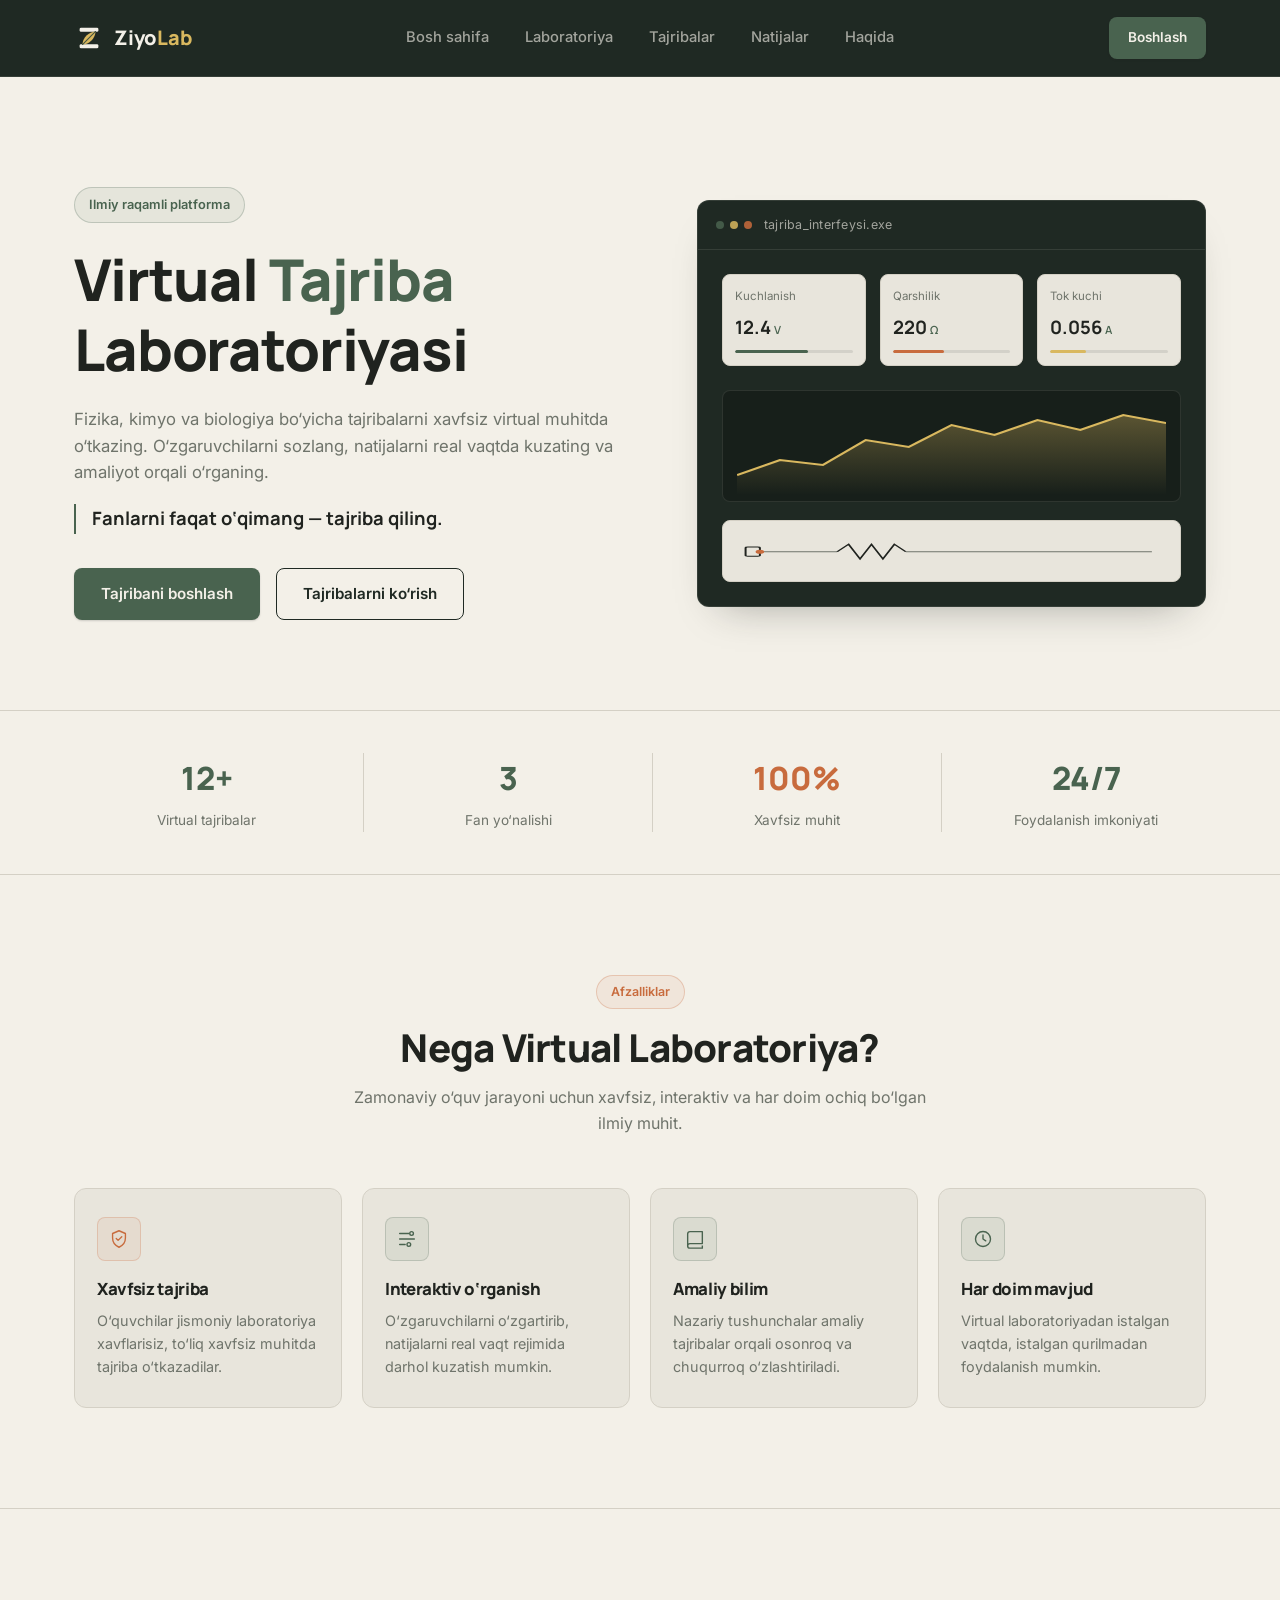
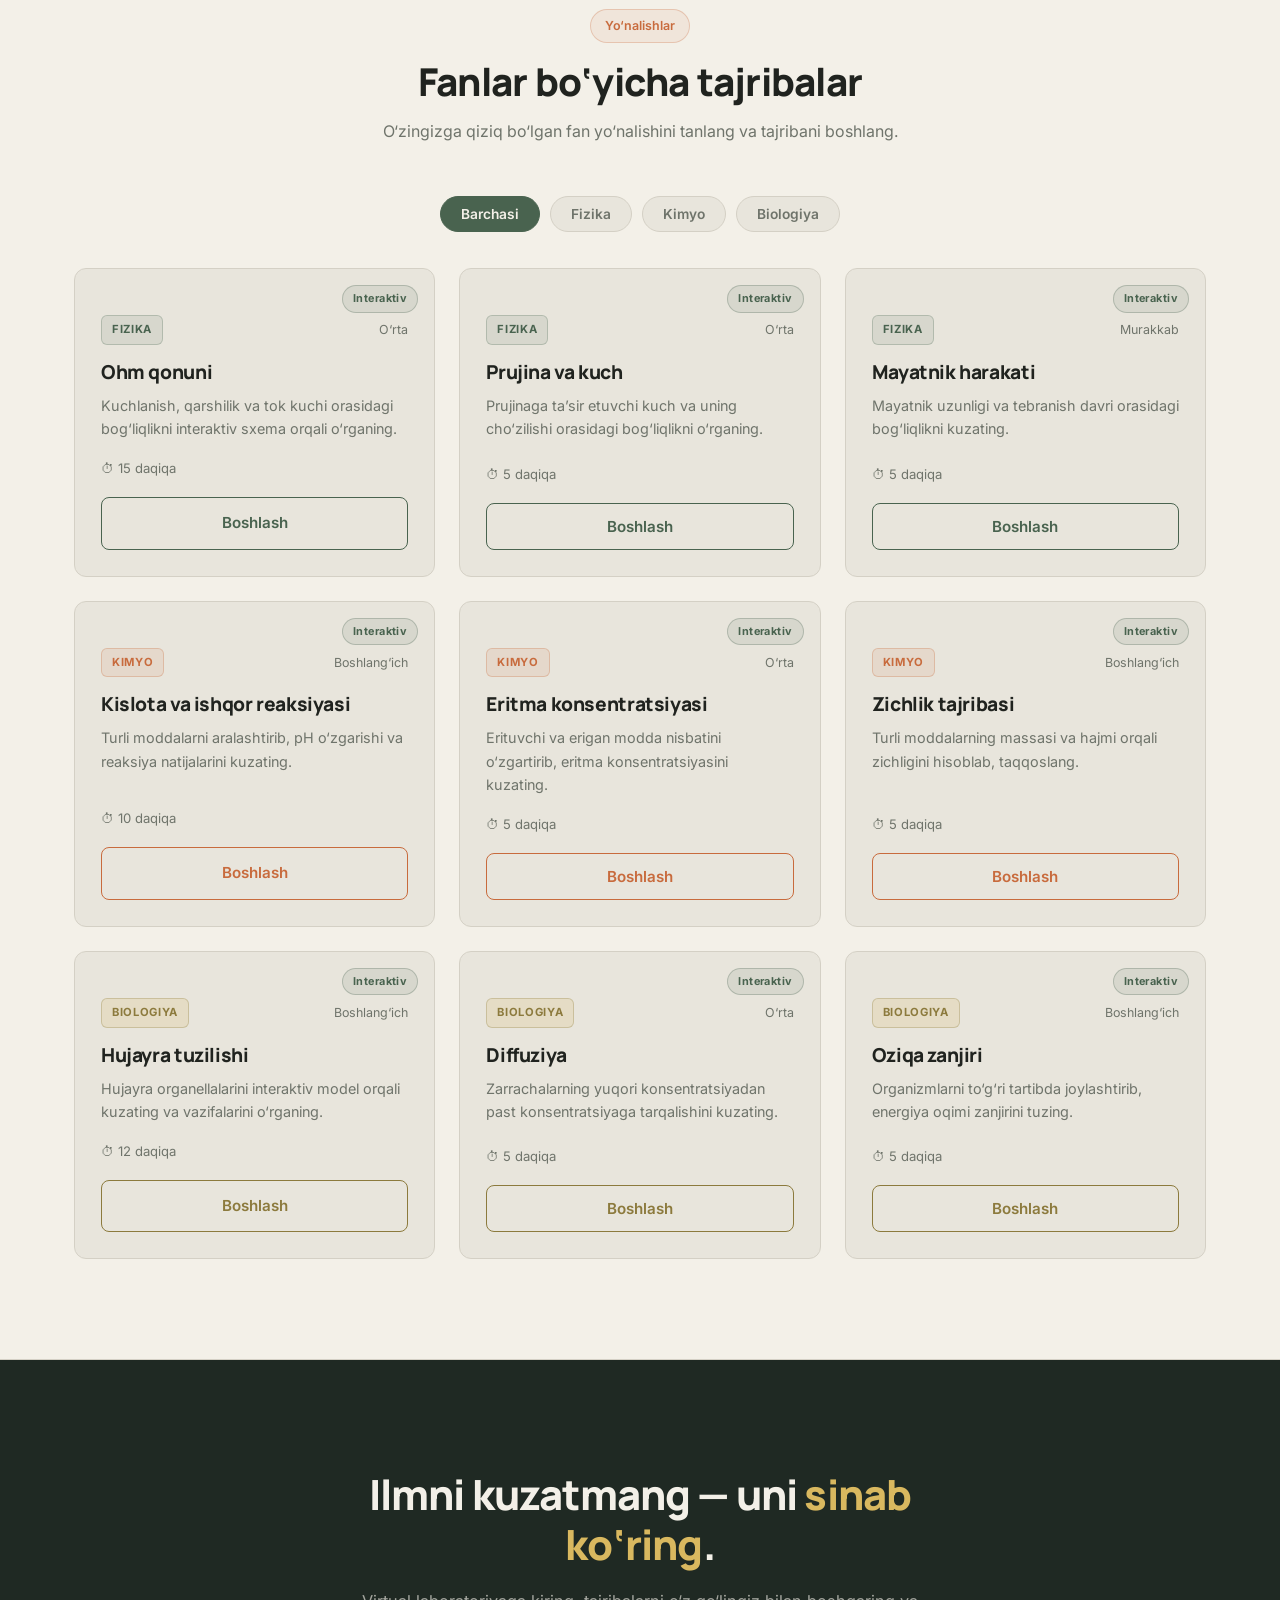
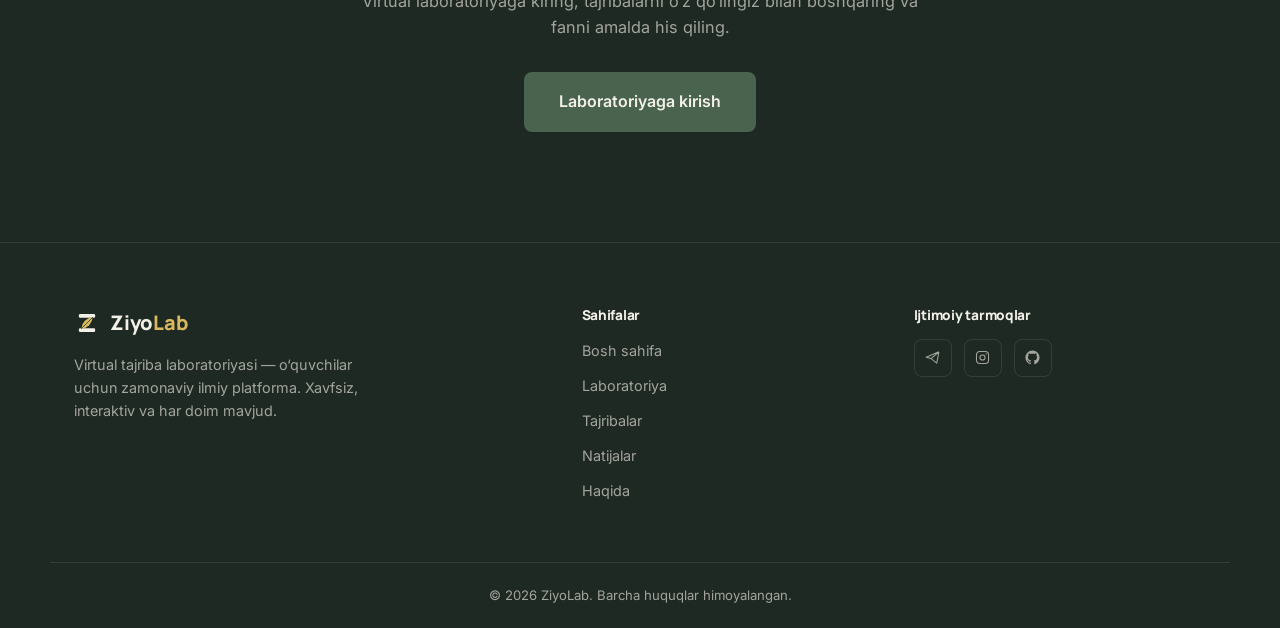
<file: New folder (4)/index.html>
<!DOCTYPE html>
<html lang="uz">
<head>
<meta charset="UTF-8">
<meta name="viewport" content="width=device-width, initial-scale=1.0">
<title>ZiyoLab — Virtual Tajriba Laboratoriyasi</title>
<meta name="description" content="ZiyoLab — Virtual tajriba laboratoriyasi. Fizika, kimyo va biologiya bo‘yicha xavfsiz, interaktiv virtual tajribalar.">
<link rel="preconnect" href="https://fonts.googleapis.com">
<link rel="preconnect" href="https://fonts.gstatic.com" crossorigin>
<link href="https://fonts.googleapis.com/css2?family=Manrope:wght@500;700;800&family=Inter:wght@400;500;600;700&display=swap" rel="stylesheet">
<link rel="stylesheet" href="style.css">
<link rel="stylesheet" href="mini-labs.css">
</head>
<body>

<!-- ===================== NAVBAR ===================== -->
<header class="navbar">
  <div class="container navbar-inner">
    <a href="#home" class="logo">
      <span class="logo-mark" aria-hidden="true">
        <svg viewBox="0 0 32 32" width="30" height="30" fill="none">
          <rect x="6" y="5" width="20" height="4.4" rx="1.5" fill="#F3F0E8"/>
          <rect x="6" y="22.6" width="20" height="4.4" rx="1.5" fill="#F3F0E8"/>
          <path d="M23,9 A15,15 0 0,1 9,23 A15,15 0 0,1 23,9 Z" fill="#D9B85F"/>
          <line x1="23" y1="9" x2="9" y2="23" stroke="#3C4F41" stroke-width="1.1" stroke-linecap="round"/>
        </svg>
      </span>
      <span class="logo-text">Ziyo<span class="accent">Lab</span></span>
    </a>

    <nav class="nav-links" id="navLinks">
      <a href="#home">Bosh sahifa</a>
      <a href="ohm-qonuni.html">Laboratoriya</a>
      <a href="#subjects">Tajribalar</a>
      <a href="#stats">Natijalar</a>
      <a href="#haqida">Haqida</a>
    </nav>

    <div class="navbar-actions">
      <a href="#subjects" class="btn btn-primary btn-sm">Boshlash</a>
      <button class="nav-toggle" id="navToggle" aria-label="Menyuni ochish" aria-expanded="false">
        <span></span><span></span><span></span>
      </button>
    </div>
  </div>
</header>

<main>
  <!-- ===================== HERO ===================== -->
  <section class="hero" id="home">
    <div class="container hero-inner">
      <div class="hero-content">
        <span class="eyebrow">Ilmiy raqamli platforma</span>
        <h1>Virtual <span class="highlight">Tajriba</span> Laboratoriyasi</h1>
        <p class="hero-text">
          Fizika, kimyo va biologiya bo‘yicha tajribalarni xavfsiz virtual muhitda o‘tkazing.
          O‘zgaruvchilarni sozlang, natijalarni real vaqtda kuzating va amaliyot orqali o‘rganing.
        </p>
        <p class="hero-slogan">Fanlarni faqat o‘qimang — tajriba qiling.</p>
        <div class="hero-actions">
          <a href="#subjects" class="btn btn-primary">Tajribani boshlash</a>
          <a href="#subjects" class="btn btn-secondary">Tajribalarni ko‘rish</a>
        </div>
      </div>

      <div class="hero-visual">
        <div class="lab-panel">
          <div class="lab-panel-header">
            <div class="lab-dots"><span></span><span></span><span></span></div>
            <span class="lab-panel-title">tajriba_interfeysi.exe</span>
          </div>

          <div class="lab-panel-body">
            <div class="lab-metrics">
              <div class="lab-metric">
                <span class="lab-metric-label">Kuchlanish</span>
                <span class="lab-metric-value">12.4<small>V</small></span>
                <span class="lab-bar"><i style="width:62%"></i></span>
              </div>
              <div class="lab-metric">
                <span class="lab-metric-label">Qarshilik</span>
                <span class="lab-metric-value">220<small>Ω</small></span>
                <span class="lab-bar"><i style="width:44%"></i></span>
              </div>
              <div class="lab-metric">
                <span class="lab-metric-label">Tok kuchi</span>
                <span class="lab-metric-value">0.056<small>A</small></span>
                <span class="lab-bar"><i style="width:30%"></i></span>
              </div>
            </div>

            <div class="lab-graph">
              <svg viewBox="0 0 300 90" preserveAspectRatio="none">
                <defs>
                  <linearGradient id="graphFill" x1="0" y1="0" x2="0" y2="1">
                    <stop offset="0%" stop-color="#D9B85F" stop-opacity="0.35"/>
                    <stop offset="100%" stop-color="#D9B85F" stop-opacity="0"/>
                  </linearGradient>
                </defs>
                <polyline points="0,70 30,55 60,60 90,35 120,42 150,20 180,30 210,15 240,25 270,10 300,18" fill="none" stroke="#D9B85F" stroke-width="2"/>
                <polygon points="0,70 30,55 60,60 90,35 120,42 150,20 180,30 210,15 240,25 270,10 300,18 300,90 0,90" fill="url(#graphFill)"/>
              </svg>
            </div>

            <div class="lab-circuit">
              <svg viewBox="0 0 300 60" preserveAspectRatio="none">
                <rect x="6" y="24" width="10" height="14" rx="1.5" fill="none" stroke="#20231F" stroke-width="1.4"/>
                <line x1="16" y1="31" x2="70" y2="31" stroke="#6F746B" stroke-width="1.4"/>
                <path d="M70 31 L78 20 L86 42 L94 20 L102 42 L110 20 L118 31" fill="none" stroke="#20231F" stroke-width="1.4"/>
                <line x1="118" y1="31" x2="290" y2="31" stroke="#6F746B" stroke-width="1.4"/>
                <circle class="pulse-dot" cx="16" cy="31" r="3" fill="#C86B3D"/>
              </svg>
            </div>
          </div>
        </div>
      </div>
    </div>
  </section>

  <!-- ===================== STATS ===================== -->
  <section class="stats" id="stats">
    <div class="container stats-grid">
      <div class="stat-item">
        <span class="stat-number">12+</span>
        <span class="stat-label">Virtual tajribalar</span>
      </div>
      <div class="stat-item">
        <span class="stat-number">3</span>
        <span class="stat-label">Fan yo‘nalishi</span>
      </div>
      <div class="stat-item">
        <span class="stat-number">100%</span>
        <span class="stat-label">Xavfsiz muhit</span>
      </div>
      <div class="stat-item">
        <span class="stat-number">24/7</span>
        <span class="stat-label">Foydalanish imkoniyati</span>
      </div>
    </div>
  </section>

  <!-- ===================== ABOUT / VALUE ===================== -->
  <section class="about" id="about">
    <div class="container">
      <div class="section-head">
        <span class="section-tag">Afzalliklar</span>
        <h2>Nega Virtual Laboratoriya?</h2>
        <p>Zamonaviy o‘quv jarayoni uchun xavfsiz, interaktiv va har doim ochiq bo‘lgan ilmiy muhit.</p>
      </div>

      <div class="features-grid">
        <div class="feature-card">
          <span class="feature-icon accent-orange">
            <svg viewBox="0 0 24 24" fill="none"><path d="M12 3L5 6V11C5 15.4 8 19.3 12 21C16 19.3 19 15.4 19 11V6L12 3Z" stroke="#C86B3D" stroke-width="1.5" stroke-linejoin="round"/><path d="M9 11.5L11 13.5L15 9.5" stroke="#C86B3D" stroke-width="1.5" stroke-linecap="round" stroke-linejoin="round"/></svg>
          </span>
          <h3>Xavfsiz tajriba</h3>
          <p>O‘quvchilar jismoniy laboratoriya xavflarisiz, to‘liq xavfsiz muhitda tajriba o‘tkazadilar.</p>
        </div>

        <div class="feature-card">
          <span class="feature-icon">
            <svg viewBox="0 0 24 24" fill="none"><path d="M4 6H14M4 12H20M4 18H10" stroke="#49634F" stroke-width="1.5" stroke-linecap="round"/><circle cx="17" cy="6" r="2" stroke="#49634F" stroke-width="1.5"/><circle cx="14" cy="18" r="2" stroke="#49634F" stroke-width="1.5"/></svg>
          </span>
          <h3>Interaktiv o‘rganish</h3>
          <p>O‘zgaruvchilarni o‘zgartirib, natijalarni real vaqt rejimida darhol kuzatish mumkin.</p>
        </div>

        <div class="feature-card">
          <span class="feature-icon">
            <svg viewBox="0 0 24 24" fill="none"><path d="M4 19.5C4 18.1 5.1 17 6.5 17H20V4H6.5C5.1 4 4 5.1 4 6.5V19.5Z" stroke="#49634F" stroke-width="1.5" stroke-linejoin="round"/><path d="M4 19.5C4 20.9 5.1 22 6.5 22H20V19" stroke="#49634F" stroke-width="1.5" stroke-linejoin="round"/></svg>
          </span>
          <h3>Amaliy bilim</h3>
          <p>Nazariy tushunchalar amaliy tajribalar orqali osonroq va chuqurroq o‘zlashtiriladi.</p>
        </div>

        <div class="feature-card">
          <span class="feature-icon">
            <svg viewBox="0 0 24 24" fill="none"><circle cx="12" cy="12" r="8.2" stroke="#49634F" stroke-width="1.5"/><path d="M12 7.5V12L15 14" stroke="#49634F" stroke-width="1.5" stroke-linecap="round" stroke-linejoin="round"/></svg>
          </span>
          <h3>Har doim mavjud</h3>
          <p>Virtual laboratoriyadan istalgan vaqtda, istalgan qurilmadan foydalanish mumkin.</p>
        </div>
      </div>
    </div>
  </section>

  <!-- ===================== SUBJECTS ===================== -->
  <section class="subjects" id="subjects">
    <div class="container">
      <div class="section-head">
        <span class="section-tag">Yo‘nalishlar</span>
        <h2>Fanlar bo‘yicha tajribalar</h2>
        <p>O‘zingizga qiziq bo‘lgan fan yo‘nalishini tanlang va tajribani boshlang.</p>
      </div>

      <div class="subject-filters" id="subjectFilters">
        <button type="button" class="filter-btn active" data-filter="all">Barchasi</button>
        <button type="button" class="filter-btn" data-filter="physics">Fizika</button>
        <button type="button" class="filter-btn" data-filter="chemistry">Kimyo</button>
        <button type="button" class="filter-btn" data-filter="biology">Biologiya</button>
      </div>

      <div class="subjects-grid" id="subjectsGrid">
        <article class="subject-card physics" data-subject="physics">
          <span class="badge-interactive">Interaktiv</span>
          <div class="subject-top">
            <span class="subject-label label-physics">FIZIKA</span>
            <span class="subject-difficulty">O‘rta</span>
          </div>
          <h3>Ohm qonuni</h3>
          <p>Kuchlanish, qarshilik va tok kuchi orasidagi bog‘liqlikni interaktiv sxema orqali o‘rganing.</p>
          <div class="subject-meta">
            <span>⏱ 15 daqiqa</span>
          </div>
          <a href="ohm-qonuni.html" class="btn btn-outline subject-btn">Boshlash</a>
        </article>

        <article class="subject-card physics" data-subject="physics">
          <span class="badge-interactive">Interaktiv</span>
          <div class="subject-top">
            <span class="subject-label label-physics">FIZIKA</span>
            <span class="subject-difficulty">O‘rta</span>
          </div>
          <h3>Prujina va kuch</h3>
          <p>Prujinaga ta’sir etuvchi kuch va uning cho‘zilishi orasidagi bog‘liqlikni o‘rganing.</p>
          <div class="subject-meta">
            <span>⏱ 5 daqiqa</span>
          </div>
          <button type="button" class="btn btn-outline subject-btn" data-mini="spring">Boshlash</button>
        </article>

        <article class="subject-card physics" data-subject="physics">
          <span class="badge-interactive">Interaktiv</span>
          <div class="subject-top">
            <span class="subject-label label-physics">FIZIKA</span>
            <span class="subject-difficulty">Murakkab</span>
          </div>
          <h3>Mayatnik harakati</h3>
          <p>Mayatnik uzunligi va tebranish davri orasidagi bog‘liqlikni kuzating.</p>
          <div class="subject-meta">
            <span>⏱ 5 daqiqa</span>
          </div>
          <button type="button" class="btn btn-outline subject-btn" data-mini="pendulum">Boshlash</button>
        </article>

        <article class="subject-card chemistry" data-subject="chemistry">
          <span class="badge-interactive">Interaktiv</span>
          <div class="subject-top">
            <span class="subject-label label-chemistry">KIMYO</span>
            <span class="subject-difficulty">Boshlang‘ich</span>
          </div>
          <h3>Kislota va ishqor reaksiyasi</h3>
          <p>Turli moddalarni aralashtirib, pH o‘zgarishi va reaksiya natijalarini kuzating.</p>
          <div class="subject-meta">
            <span>⏱ 10 daqiqa</span>
          </div>
          <a href="kislota-ishqor.html" class="btn btn-outline subject-btn">Boshlash</a>
        </article>

        <article class="subject-card chemistry" data-subject="chemistry">
          <span class="badge-interactive">Interaktiv</span>
          <div class="subject-top">
            <span class="subject-label label-chemistry">KIMYO</span>
            <span class="subject-difficulty">O‘rta</span>
          </div>
          <h3>Eritma konsentratsiyasi</h3>
          <p>Erituvchi va erigan modda nisbatini o‘zgartirib, eritma konsentratsiyasini kuzating.</p>
          <div class="subject-meta">
            <span>⏱ 5 daqiqa</span>
          </div>
          <button type="button" class="btn btn-outline subject-btn" data-mini="concentration">Boshlash</button>
        </article>

        <article class="subject-card chemistry" data-subject="chemistry">
          <span class="badge-interactive">Interaktiv</span>
          <div class="subject-top">
            <span class="subject-label label-chemistry">KIMYO</span>
            <span class="subject-difficulty">Boshlang‘ich</span>
          </div>
          <h3>Zichlik tajribasi</h3>
          <p>Turli moddalarning massasi va hajmi orqali zichligini hisoblab, taqqoslang.</p>
          <div class="subject-meta">
            <span>⏱ 5 daqiqa</span>
          </div>
          <button type="button" class="btn btn-outline subject-btn" data-mini="density">Boshlash</button>
        </article>

        <article class="subject-card biology" data-subject="biology">
          <span class="badge-interactive">Interaktiv</span>
          <div class="subject-top">
            <span class="subject-label label-biology">BIOLOGIYA</span>
            <span class="subject-difficulty">Boshlang‘ich</span>
          </div>
          <h3>Hujayra tuzilishi</h3>
          <p>Hujayra organellalarini interaktiv model orqali kuzating va vazifalarini o‘rganing.</p>
          <div class="subject-meta">
            <span>⏱ 12 daqiqa</span>
          </div>
          <a href="hujayra-tuzilishi.html" class="btn btn-outline subject-btn">Boshlash</a>
        </article>

        <article class="subject-card biology" data-subject="biology">
          <span class="badge-interactive">Interaktiv</span>
          <div class="subject-top">
            <span class="subject-label label-biology">BIOLOGIYA</span>
            <span class="subject-difficulty">O‘rta</span>
          </div>
          <h3>Diffuziya</h3>
          <p>Zarrachalarning yuqori konsentratsiyadan past konsentratsiyaga tarqalishini kuzating.</p>
          <div class="subject-meta">
            <span>⏱ 5 daqiqa</span>
          </div>
          <button type="button" class="btn btn-outline subject-btn" data-mini="diffusion">Boshlash</button>
        </article>

        <article class="subject-card biology" data-subject="biology">
          <span class="badge-interactive">Interaktiv</span>
          <div class="subject-top">
            <span class="subject-label label-biology">BIOLOGIYA</span>
            <span class="subject-difficulty">Boshlang‘ich</span>
          </div>
          <h3>Oziqa zanjiri</h3>
          <p>Organizmlarni to‘g‘ri tartibda joylashtirib, energiya oqimi zanjirini tuzing.</p>
          <div class="subject-meta">
            <span>⏱ 5 daqiqa</span>
          </div>
          <button type="button" class="btn btn-outline subject-btn" data-mini="foodchain">Boshlash</button>
        </article>
      </div>
    </div>
  </section>

  <!-- ===================== CTA ===================== -->
  <section class="cta">
    <div class="container cta-inner">
      <h2>Ilmni kuzatmang — uni <span class="highlight-accent">sinab ko‘ring</span>.</h2>
      <p>Virtual laboratoriyaga kiring, tajribalarni o‘z qo‘lingiz bilan boshqaring va fanni amalda his qiling.</p>
      <a href="#subjects" class="btn btn-primary btn-lg">Laboratoriyaga kirish</a>
    </div>
  </section>
</main>

<!-- ===================== FOOTER ===================== -->
<footer class="footer" id="haqida">
  <div class="container footer-inner">
    <div class="footer-brand">
      <a href="#home" class="logo">
        <span class="logo-mark" aria-hidden="true">
          <svg viewBox="0 0 32 32" width="26" height="26" fill="none">
            <rect x="6" y="5" width="20" height="4.4" rx="1.5" fill="#F3F0E8"/>
            <rect x="6" y="22.6" width="20" height="4.4" rx="1.5" fill="#F3F0E8"/>
            <path d="M23,9 A15,15 0 0,1 9,23 A15,15 0 0,1 23,9 Z" fill="#D9B85F"/>
            <line x1="23" y1="9" x2="9" y2="23" stroke="#3C4F41" stroke-width="1.1" stroke-linecap="round"/>
          </svg>
        </span>
        <span class="logo-text">Ziyo<span class="accent">Lab</span></span>
      </a>
      <p>Virtual tajriba laboratoriyasi — o‘quvchilar uchun zamonaviy ilmiy platforma. Xavfsiz, interaktiv va har doim mavjud.</p>
    </div>

    <div class="footer-links">
      <h4>Sahifalar</h4>
      <a href="#home">Bosh sahifa</a>
      <a href="ohm-qonuni.html">Laboratoriya</a>
      <a href="#subjects">Tajribalar</a>
      <a href="#stats">Natijalar</a>
      <a href="#haqida">Haqida</a>
    </div>

    <div class="footer-social">
      <h4>Ijtimoiy tarmoqlar</h4>
      <div class="social-icons">
        <a href="#" aria-label="Telegram">
          <svg viewBox="0 0 24 24" fill="none"><path d="M21 4L3 11.5L10 13.5M21 4L18 20L10 13.5M21 4L10 13.5" stroke="currentColor" stroke-width="1.5" stroke-linejoin="round"/></svg>
        </a>
        <a href="#" aria-label="Instagram">
          <svg viewBox="0 0 24 24" fill="none"><rect x="3.5" y="3.5" width="17" height="17" rx="4.5" stroke="currentColor" stroke-width="1.5"/><circle cx="12" cy="12" r="3.6" stroke="currentColor" stroke-width="1.5"/><circle cx="17" cy="7" r="0.9" fill="currentColor"/></svg>
        </a>
        <a href="#" aria-label="GitHub">
          <svg viewBox="0 0 24 24" fill="none"><path d="M12 2C6.5 2 2 6.6 2 12.1C2 16.6 4.9 20.3 8.8 21.6C9.3 21.7 9.5 21.4 9.5 21.1V19.2C6.7 19.8 6.1 17.9 6.1 17.9C5.7 16.8 5.1 16.5 5.1 16.5C4.2 15.9 5.1 15.9 5.1 15.9C6.1 16 6.6 16.9 6.6 16.9C7.5 18.4 8.9 18 9.5 17.7C9.6 17 9.9 16.6 10.2 16.4C7.9 16.1 5.6 15.3 5.6 11.4C5.6 10.3 6 9.4 6.6 8.7C6.5 8.5 6.2 7.4 6.7 6C6.7 6 7.5 5.7 9.5 7.1C10.3 6.9 11.2 6.8 12 6.8C12.8 6.8 13.7 6.9 14.5 7.1C16.5 5.7 17.3 6 17.3 6C17.8 7.4 17.5 8.5 17.4 8.7C18 9.4 18.4 10.3 18.4 11.4C18.4 15.3 16.1 16.1 13.8 16.4C14.2 16.7 14.5 17.3 14.5 18.2V21.1C14.5 21.4 14.7 21.7 15.2 21.6C19.1 20.3 22 16.6 22 12.1C22 6.6 17.5 2 12 2Z" fill="currentColor"/></svg>
        </a>
      </div>
    </div>
  </div>

  <div class="container footer-bottom">
    <p>© 2026 ZiyoLab. Barcha huquqlar himoyalangan.</p>
  </div>
</footer>

<!-- ===================== MINI EXPERIMENT MODAL ===================== -->
<div class="mini-modal" id="miniModal" aria-hidden="true">
  <div class="mini-modal-overlay" id="miniModalOverlay"></div>
  <div class="mini-modal-panel" role="dialog" aria-modal="true" aria-label="Mini tajriba">
    <button type="button" class="mini-modal-close" id="miniModalClose" aria-label="Yopish">✕</button>
    <div class="mini-modal-body" id="miniModalBody"></div>
  </div>
</div>

<script src="script.js"></script>
<script src="mini-labs.js"></script>
</body>
</html>
</file>
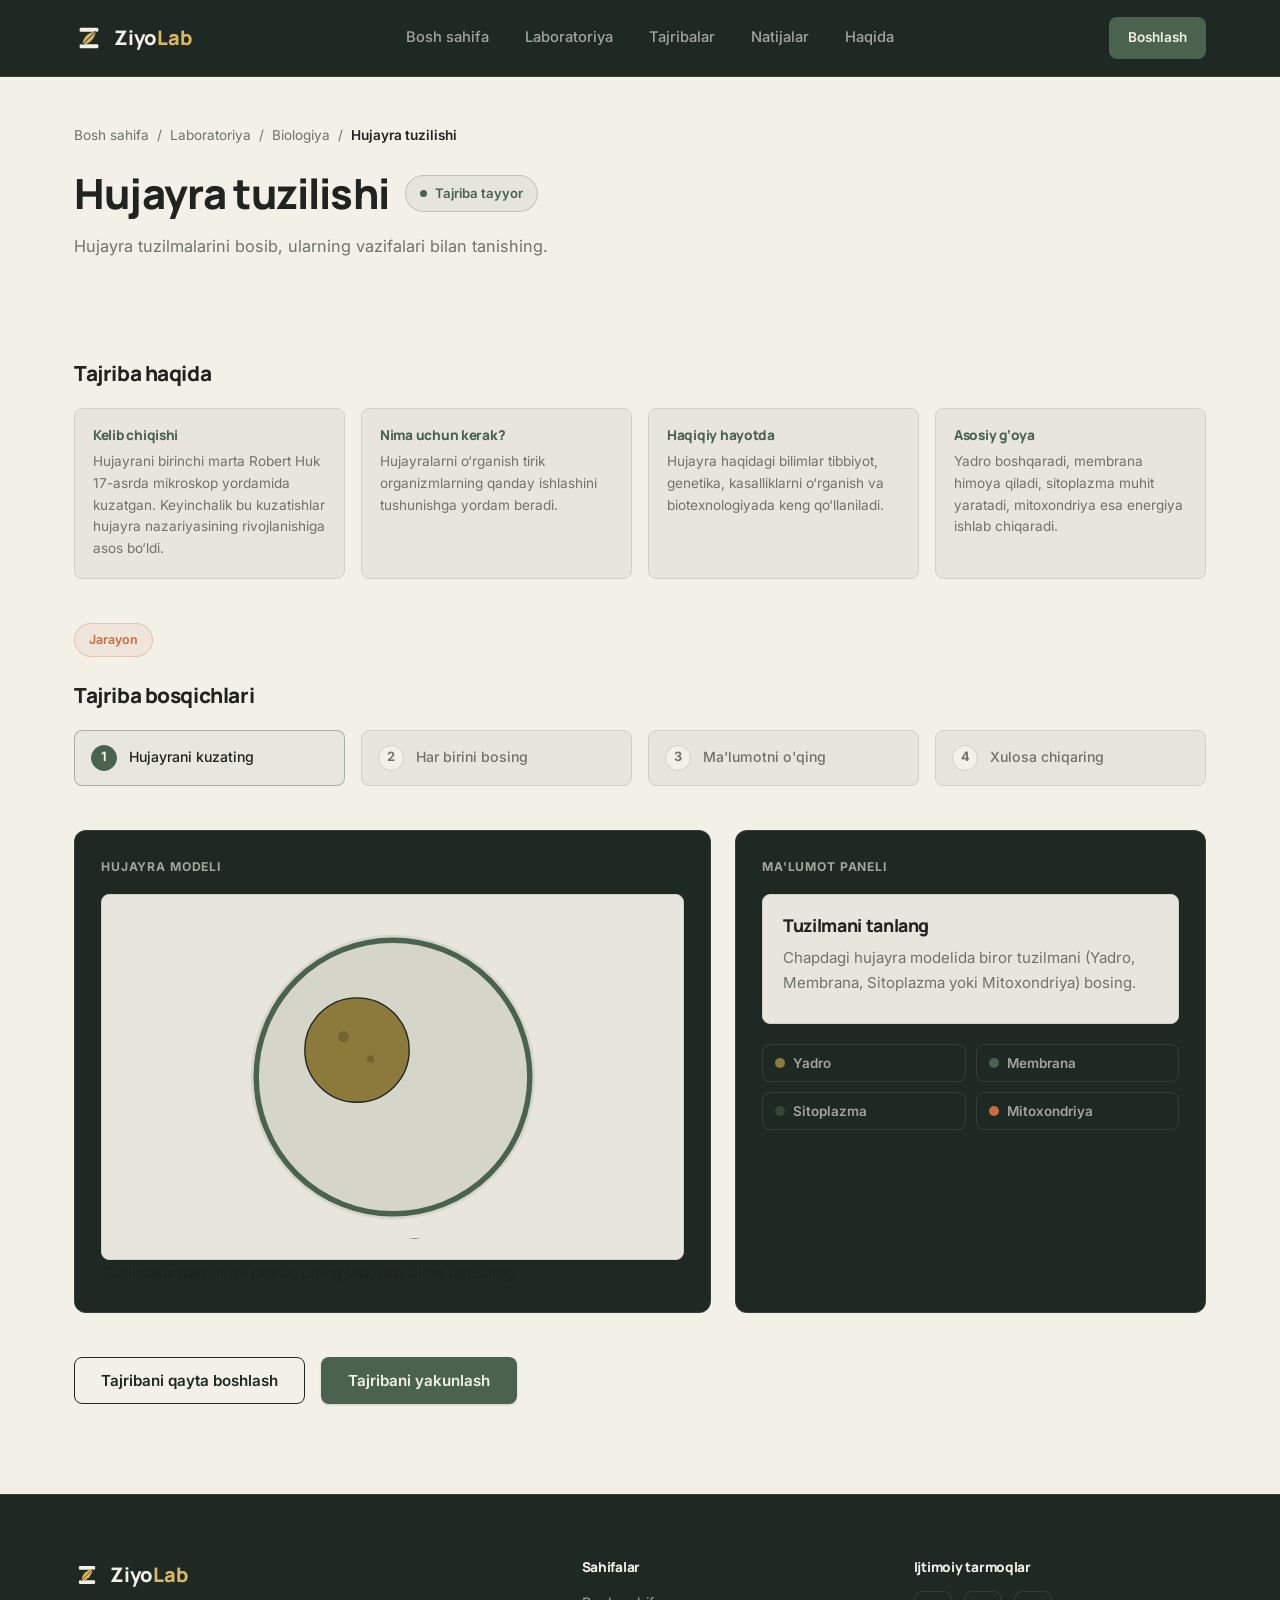
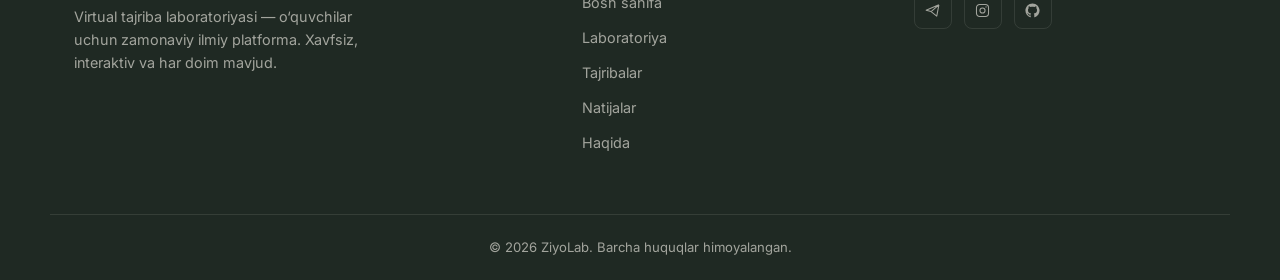
<file: New folder (4)/hujayra-tuzilishi.html>
<!DOCTYPE html>
<html lang="uz">
<head>
<meta charset="UTF-8">
<meta name="viewport" content="width=device-width, initial-scale=1.0">
<title>Hujayra tuzilishi — ZiyoLab</title>
<meta name="description" content="ZiyoLab virtual laboratoriyasida hujayra tuzilishi tajribasi — hujayra tuzilmalarini bosib, ularning vazifalari bilan tanishing.">
<link rel="preconnect" href="https://fonts.googleapis.com">
<link rel="preconnect" href="https://fonts.gstatic.com" crossorigin>
<link href="https://fonts.googleapis.com/css2?family=Manrope:wght@500;700;800&family=Inter:wght@400;500;600;700&display=swap" rel="stylesheet">
<link rel="stylesheet" href="style.css">
<link rel="stylesheet" href="kislota-ishqor.css">
<link rel="stylesheet" href="hujayra.css">
</head>
<body>

<!-- ===================== NAVBAR ===================== -->
<header class="navbar">
  <div class="container navbar-inner">
    <a href="index.html#home" class="logo">
      <span class="logo-mark" aria-hidden="true">
        <svg viewBox="0 0 32 32" width="30" height="30" fill="none">
          <rect x="6" y="5" width="20" height="4.4" rx="1.5" fill="#F3F0E8"/>
          <rect x="6" y="22.6" width="20" height="4.4" rx="1.5" fill="#F3F0E8"/>
          <path d="M23,9 A15,15 0 0,1 9,23 A15,15 0 0,1 23,9 Z" fill="#D9B85F"/>
          <line x1="23" y1="9" x2="9" y2="23" stroke="#3C4F41" stroke-width="1.1" stroke-linecap="round"/>
        </svg>
      </span>
      <span class="logo-text">Ziyo<span class="accent">Lab</span></span>
    </a>

    <nav class="nav-links" id="navLinks">
      <a href="index.html#home">Bosh sahifa</a>
      <a href="ohm-qonuni.html">Laboratoriya</a>
      <a href="index.html#subjects">Tajribalar</a>
      <a href="index.html#stats">Natijalar</a>
      <a href="index.html#haqida">Haqida</a>
    </nav>

    <div class="navbar-actions">
      <a href="#cell" class="btn btn-primary btn-sm">Boshlash</a>
      <button class="nav-toggle" id="navToggle" aria-label="Menyuni ochish" aria-expanded="false">
        <span></span><span></span><span></span>
      </button>
    </div>
  </div>
</header>

<main class="chem-page">

  <!-- ===================== HEADER ===================== -->
  <section class="ohm-header container">
    <nav class="breadcrumb" aria-label="Breadcrumb">
      <a href="index.html#home">Bosh sahifa</a>
      <span>/</span>
      <a href="index.html#subjects">Laboratoriya</a>
      <span>/</span>
      <a href="index.html#subjects">Biologiya</a>
      <span>/</span>
      <span class="breadcrumb-current">Hujayra tuzilishi</span>
    </nav>

    <div class="ohm-header-top">
      <h1>Hujayra tuzilishi</h1>
      <span class="status-badge" id="statusBadge"><i class="status-dot"></i>Tajriba tayyor</span>
    </div>
    <p class="ohm-subtitle">Hujayra tuzilmalarini bosib, ularning vazifalari bilan tanishing.</p>
  </section>

  <!-- ===================== TAJRIBA HAQIDA ===================== -->
  <section class="ohm-header container">
    <h2 class="steps-title">Tajriba haqida</h2>
    <div class="about-grid">
      <div class="about-block">
        <h4>Kelib chiqishi</h4>
        <p>Hujayrani birinchi marta Robert Huk 17-asrda mikroskop yordamida kuzatgan. Keyinchalik bu kuzatishlar hujayra nazariyasining rivojlanishiga asos bo‘ldi.</p>
      </div>
      <div class="about-block">
        <h4>Nima uchun kerak?</h4>
        <p>Hujayralarni o‘rganish tirik organizmlarning qanday ishlashini tushunishga yordam beradi.</p>
      </div>
      <div class="about-block">
        <h4>Haqiqiy hayotda</h4>
        <p>Hujayra haqidagi bilimlar tibbiyot, genetika, kasalliklarni o‘rganish va biotexnologiyada keng qo‘llaniladi.</p>
      </div>
      <div class="about-block">
        <h4>Asosiy g‘oya</h4>
        <p>Yadro boshqaradi, membrana himoya qiladi, sitoplazma muhit yaratadi, mitoxondriya esa energiya ishlab chiqaradi.</p>
      </div>
    </div>
  </section>

  <!-- ===================== STEPS ===================== -->
  <section class="ohm-steps container">
    <span class="section-tag">Jarayon</span>
    <h2 class="steps-title">Tajriba bosqichlari</h2>
    <ol class="steps-list" id="stepsList">
      <li data-step="1"><span class="step-num">1</span><span class="step-text">Hujayrani kuzating</span></li>
      <li data-step="2"><span class="step-num">2</span><span class="step-text">Har birini bosing</span></li>
      <li data-step="3"><span class="step-num">3</span><span class="step-text">Ma'lumotni o'qing</span></li>
      <li data-step="4"><span class="step-num">4</span><span class="step-text">Xulosa chiqaring</span></li>
    </ol>
  </section>

  <!-- ===================== WORKSPACE ===================== -->
  <section class="ohm-workspace container" id="cell">

    <!-- CELL DIAGRAM -->
    <div class="circuit-card">
      <div class="card-label">Hujayra modeli</div>
      <div class="circuit-wrap cell-wrap">
        <svg viewBox="0 0 400 360" class="cell-svg" aria-hidden="true">
          <circle class="organelle cell-cytoplasm" data-organelle="sitoplazma" cx="200" cy="180" r="158"/>
          <ellipse class="organelle cell-mito" data-organelle="mitoxondriya" cx="285" cy="245" rx="42" ry="24" transform="rotate(-25 285 245)"/>
          <circle class="organelle cell-nucleus" data-organelle="yadro" cx="160" cy="150" r="58"/>
          <circle class="cell-nucleus-dot" cx="145" cy="135" r="6"/>
          <circle class="cell-nucleus-dot" cx="175" cy="160" r="4"/>
          <circle class="organelle cell-membrane" data-organelle="membrana" cx="200" cy="180" r="152"/>
        </svg>
      </div>
      <p class="circuit-caption">Tuzilmalardan birini bosib, uning vazifasi bilan tanishing</p>
    </div>

    <!-- INFO PANEL -->
    <div class="controls-card">
      <div class="card-label">Ma'lumot paneli</div>
      <div class="info-window" id="infoWindow">
        <h3 class="info-title" id="infoTitle">Tuzilmani tanlang</h3>
        <p class="info-text" id="infoText">Chapdagi hujayra modelida biror tuzilmani (Yadro, Membrana, Sitoplazma yoki Mitoxondriya) bosing.</p>
      </div>
      <div class="legend-list">
        <button type="button" class="legend-item" data-organelle="yadro"><span class="legend-dot dot-yadro"></span>Yadro</button>
        <button type="button" class="legend-item" data-organelle="membrana"><span class="legend-dot dot-membrana"></span>Membrana</button>
        <button type="button" class="legend-item" data-organelle="sitoplazma"><span class="legend-dot dot-sitoplazma"></span>Sitoplazma</button>
        <button type="button" class="legend-item" data-organelle="mitoxondriya"><span class="legend-dot dot-mitoxondriya"></span>Mitoxondriya</button>
      </div>
    </div>
  </section>

  <!-- ===================== ACTIONS ===================== -->
  <section class="ohm-actions container">
    <button type="button" class="btn btn-secondary" id="resetBtn">Tajribani qayta boshlash</button>
    <button type="button" class="btn btn-primary" id="completeBtn">Tajribani yakunlash</button>
  </section>

  <!-- ===================== RESULTS ===================== -->
  <section class="ohm-results container hidden" id="resultsPanel">
    <div class="results-card">
      <span class="results-badge">Tajriba yakunlandi ✓</span>
      <div class="results-grid">
        <div class="result-tile">
          <span class="measurement-label">Yadro</span>
          <span class="measurement-value"><span id="checkYadro">—</span></span>
        </div>
        <div class="result-tile">
          <span class="measurement-label">Membrana</span>
          <span class="measurement-value"><span id="checkMembrana">—</span></span>
        </div>
        <div class="result-tile">
          <span class="measurement-label">Sitoplazma</span>
          <span class="measurement-value"><span id="checkSitoplazma">—</span></span>
        </div>
        <div class="result-tile">
          <span class="measurement-label">Mitoxondriya</span>
          <span class="measurement-value"><span id="checkMitoxondriya">—</span></span>
        </div>
      </div>
      <p class="results-conclusion">Hujayra — tirik organizmning eng kichik tuzilishiy va funksional birligi. Yadro, membrana, sitoplazma va mitoxondriya birgalikda hujayra hayotini ta'minlaydi.</p>
    </div>
  </section>

  <!-- ===================== QUIZ ===================== -->
  <section class="ohm-quiz container hidden" id="quizPanel">
    <div class="section-head">
      <span class="section-tag">Bilim testi</span>
      <h2>Bilimingizni tekshiring</h2>
    </div>
    <div class="quiz-list" id="quizList"></div>
    <div class="quiz-score hidden" id="quizScore"></div>
    <div class="return-home">
      <a href="index.html" class="btn btn-primary">Bosh sahifaga qaytish</a>
    </div>
  </section>

</main>

<!-- ===================== FOOTER ===================== -->
<footer class="footer">
  <div class="container footer-inner">
    <div class="footer-brand">
      <a href="index.html#home" class="logo">
        <span class="logo-mark" aria-hidden="true">
          <svg viewBox="0 0 32 32" width="26" height="26" fill="none">
            <rect x="6" y="5" width="20" height="4.4" rx="1.5" fill="#F3F0E8"/>
            <rect x="6" y="22.6" width="20" height="4.4" rx="1.5" fill="#F3F0E8"/>
            <path d="M23,9 A15,15 0 0,1 9,23 A15,15 0 0,1 23,9 Z" fill="#D9B85F"/>
            <line x1="23" y1="9" x2="9" y2="23" stroke="#3C4F41" stroke-width="1.1" stroke-linecap="round"/>
          </svg>
        </span>
        <span class="logo-text">Ziyo<span class="accent">Lab</span></span>
      </a>
      <p>Virtual tajriba laboratoriyasi — o‘quvchilar uchun zamonaviy ilmiy platforma. Xavfsiz, interaktiv va har doim mavjud.</p>
    </div>

    <div class="footer-links">
      <h4>Sahifalar</h4>
      <a href="index.html#home">Bosh sahifa</a>
      <a href="ohm-qonuni.html">Laboratoriya</a>
      <a href="index.html#subjects">Tajribalar</a>
      <a href="index.html#stats">Natijalar</a>
      <a href="index.html#haqida">Haqida</a>
    </div>

    <div class="footer-social">
      <h4>Ijtimoiy tarmoqlar</h4>
      <div class="social-icons">
        <a href="#" aria-label="Telegram">
          <svg viewBox="0 0 24 24" fill="none"><path d="M21 4L3 11.5L10 13.5M21 4L18 20L10 13.5M21 4L10 13.5" stroke="currentColor" stroke-width="1.5" stroke-linejoin="round"/></svg>
        </a>
        <a href="#" aria-label="Instagram">
          <svg viewBox="0 0 24 24" fill="none"><rect x="3.5" y="3.5" width="17" height="17" rx="4.5" stroke="currentColor" stroke-width="1.5"/><circle cx="12" cy="12" r="3.6" stroke="currentColor" stroke-width="1.5"/><circle cx="17" cy="7" r="0.9" fill="currentColor"/></svg>
        </a>
        <a href="#" aria-label="GitHub">
          <svg viewBox="0 0 24 24" fill="none"><path d="M12 2C6.5 2 2 6.6 2 12.1C2 16.6 4.9 20.3 8.8 21.6C9.3 21.7 9.5 21.4 9.5 21.1V19.2C6.7 19.8 6.1 17.9 6.1 17.9C5.7 16.8 5.1 16.5 5.1 16.5C4.2 15.9 5.1 15.9 5.1 15.9C6.1 16 6.6 16.9 6.6 16.9C7.5 18.4 8.9 18 9.5 17.7C9.6 17 9.9 16.6 10.2 16.4C7.9 16.1 5.6 15.3 5.6 11.4C5.6 10.3 6 9.4 6.6 8.7C6.5 8.5 6.2 7.4 6.7 6C6.7 6 7.5 5.7 9.5 7.1C10.3 6.9 11.2 6.8 12 6.8C12.8 6.8 13.7 6.9 14.5 7.1C16.5 5.7 17.3 6 17.3 6C17.8 7.4 17.5 8.5 17.4 8.7C18 9.4 18.4 10.3 18.4 11.4C18.4 15.3 16.1 16.1 13.8 16.4C14.2 16.7 14.5 17.3 14.5 18.2V21.1C14.5 21.4 14.7 21.7 15.2 21.6C19.1 20.3 22 16.6 22 12.1C22 6.6 17.5 2 12 2Z" fill="currentColor"/></svg>
        </a>
      </div>
    </div>
  </div>

  <div class="container footer-bottom">
    <p>© 2026 ZiyoLab. Barcha huquqlar himoyalangan.</p>
  </div>
</footer>

<script src="script.js"></script>
<script src="hujayra.js"></script>
</body>
</html>
</file>
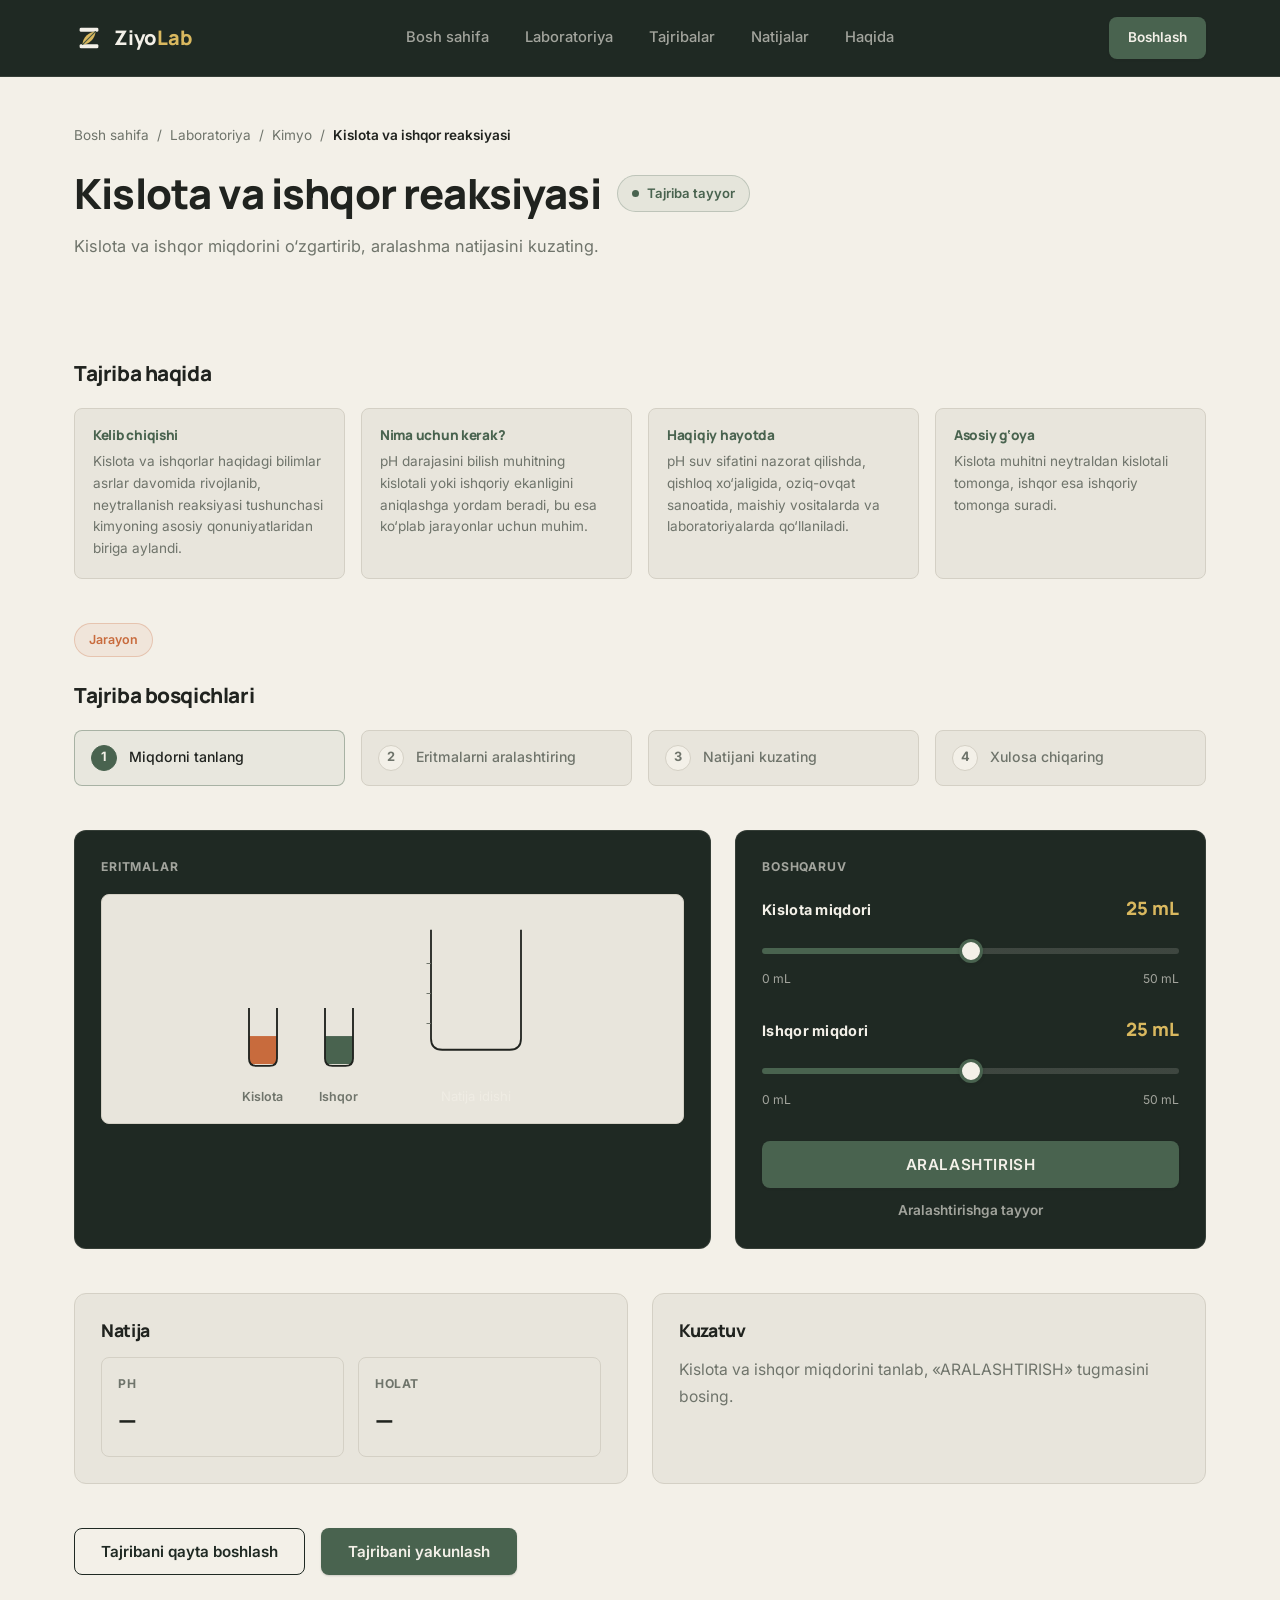
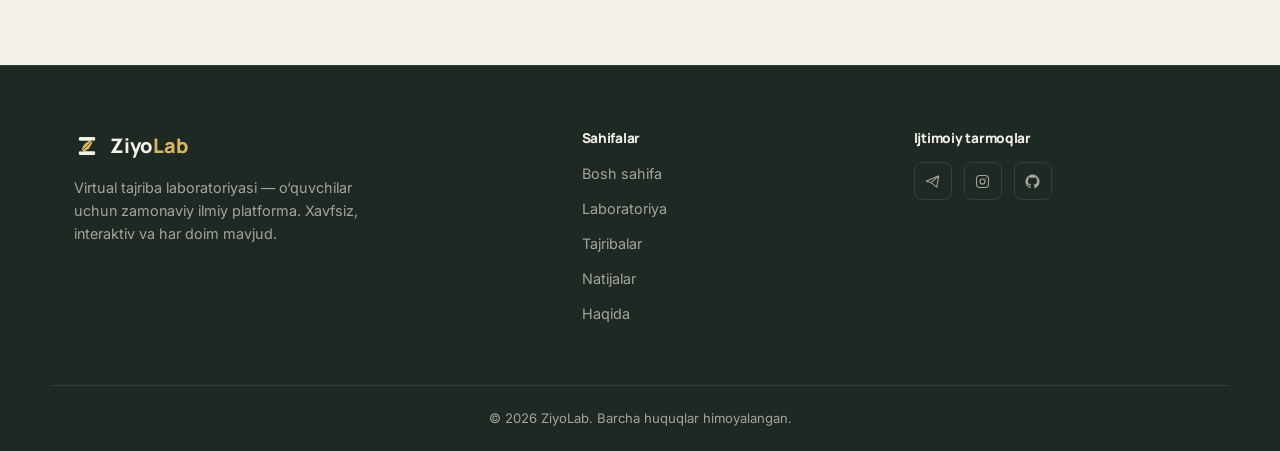
<file: New folder (4)/kislota-ishqor.html>
<!DOCTYPE html>
<html lang="uz">
<head>
<meta charset="UTF-8">
<meta name="viewport" content="width=device-width, initial-scale=1.0">
<title>Kislota va ishqor reaksiyasi — ZiyoLab</title>
<meta name="description" content="ZiyoLab virtual laboratoriyasida kislota va ishqor reaksiyasi tajribasi — miqdorlarni o‘zgartirib, aralashma pH natijasini kuzating.">
<link rel="preconnect" href="https://fonts.googleapis.com">
<link rel="preconnect" href="https://fonts.gstatic.com" crossorigin>
<link href="https://fonts.googleapis.com/css2?family=Manrope:wght@500;700;800&family=Inter:wght@400;500;600;700&display=swap" rel="stylesheet">
<link rel="stylesheet" href="style.css">
<link rel="stylesheet" href="kislota-ishqor.css">
</head>
<body>

<!-- ===================== NAVBAR ===================== -->
<header class="navbar">
  <div class="container navbar-inner">
    <a href="index.html#home" class="logo">
      <span class="logo-mark" aria-hidden="true">
        <svg viewBox="0 0 32 32" width="30" height="30" fill="none">
          <rect x="6" y="5" width="20" height="4.4" rx="1.5" fill="#F3F0E8"/>
          <rect x="6" y="22.6" width="20" height="4.4" rx="1.5" fill="#F3F0E8"/>
          <path d="M23,9 A15,15 0 0,1 9,23 A15,15 0 0,1 23,9 Z" fill="#D9B85F"/>
          <line x1="23" y1="9" x2="9" y2="23" stroke="#3C4F41" stroke-width="1.1" stroke-linecap="round"/>
        </svg>
      </span>
      <span class="logo-text">Ziyo<span class="accent">Lab</span></span>
    </a>

    <nav class="nav-links" id="navLinks">
      <a href="index.html#home">Bosh sahifa</a>
      <a href="ohm-qonuni.html">Laboratoriya</a>
      <a href="index.html#subjects">Tajribalar</a>
      <a href="index.html#stats">Natijalar</a>
      <a href="index.html#haqida">Haqida</a>
    </nav>

    <div class="navbar-actions">
      <a href="#controls" class="btn btn-primary btn-sm">Boshlash</a>
      <button class="nav-toggle" id="navToggle" aria-label="Menyuni ochish" aria-expanded="false">
        <span></span><span></span><span></span>
      </button>
    </div>
  </div>
</header>

<main class="chem-page">

  <!-- ===================== HEADER ===================== -->
  <section class="ohm-header container">
    <nav class="breadcrumb" aria-label="Breadcrumb">
      <a href="index.html#home">Bosh sahifa</a>
      <span>/</span>
      <a href="index.html#subjects">Laboratoriya</a>
      <span>/</span>
      <a href="index.html#subjects">Kimyo</a>
      <span>/</span>
      <span class="breadcrumb-current">Kislota va ishqor reaksiyasi</span>
    </nav>

    <div class="ohm-header-top">
      <h1>Kislota va ishqor reaksiyasi</h1>
      <span class="status-badge" id="statusBadge"><i class="status-dot"></i>Tajriba tayyor</span>
    </div>
    <p class="ohm-subtitle">Kislota va ishqor miqdorini o‘zgartirib, aralashma natijasini kuzating.</p>
  </section>

  <!-- ===================== TAJRIBA HAQIDA ===================== -->
  <section class="ohm-header container">
    <h2 class="steps-title">Tajriba haqida</h2>
    <div class="about-grid">
      <div class="about-block">
        <h4>Kelib chiqishi</h4>
        <p>Kislota va ishqorlar haqidagi bilimlar asrlar davomida rivojlanib, neytrallanish reaksiyasi tushunchasi kimyoning asosiy qonuniyatlaridan biriga aylandi.</p>
      </div>
      <div class="about-block">
        <h4>Nima uchun kerak?</h4>
        <p>pH darajasini bilish muhitning kislotali yoki ishqoriy ekanligini aniqlashga yordam beradi, bu esa ko‘plab jarayonlar uchun muhim.</p>
      </div>
      <div class="about-block">
        <h4>Haqiqiy hayotda</h4>
        <p>pH suv sifatini nazorat qilishda, qishloq xo‘jaligida, oziq-ovqat sanoatida, maishiy vositalarda va laboratoriyalarda qo‘llaniladi.</p>
      </div>
      <div class="about-block">
        <h4>Asosiy g‘oya</h4>
        <p>Kislota muhitni neytraldan kislotali tomonga, ishqor esa ishqoriy tomonga suradi.</p>
      </div>
    </div>
  </section>

  <!-- ===================== STEPS ===================== -->
  <section class="ohm-steps container">
    <span class="section-tag">Jarayon</span>
    <h2 class="steps-title">Tajriba bosqichlari</h2>
    <ol class="steps-list" id="stepsList">
      <li data-step="1"><span class="step-num">1</span><span class="step-text">Miqdorni tanlang</span></li>
      <li data-step="2"><span class="step-num">2</span><span class="step-text">Eritmalarni aralashtiring</span></li>
      <li data-step="3"><span class="step-num">3</span><span class="step-text">Natijani kuzating</span></li>
      <li data-step="4"><span class="step-num">4</span><span class="step-text">Xulosa chiqaring</span></li>
    </ol>
  </section>

  <!-- ===================== WORKSPACE ===================== -->
  <section class="ohm-workspace chem-workspace container">

    <!-- CONTAINERS + RESULT BEAKER -->
    <div class="circuit-card containers-card">
      <div class="card-label">Eritmalar</div>
      <div class="circuit-wrap beakers-wrap">
        <div class="mini-vessels">
          <div class="vessel-block">
            <svg viewBox="0 0 60 90" class="vessel-svg" aria-hidden="true">
              <clipPath id="acidClip"><path d="M15,14 L15,68 Q15,76 23,76 L37,76 Q45,76 45,68 L45,14 Z"/></clipPath>
              <g clip-path="url(#acidClip)">
                <rect id="acidLiquid" class="liquid-rect" x="15" y="74" width="30" height="0" fill="#C86B3D"/>
              </g>
              <path class="vessel-outline" d="M15,14 L15,68 Q15,76 23,76 L37,76 Q45,76 45,68 L45,14"/>
            </svg>
            <span class="vessel-label">Kislota</span>
          </div>
          <div class="vessel-block">
            <svg viewBox="0 0 60 90" class="vessel-svg" aria-hidden="true">
              <clipPath id="baseClip"><path d="M15,14 L15,68 Q15,76 23,76 L37,76 Q45,76 45,68 L45,14 Z"/></clipPath>
              <g clip-path="url(#baseClip)">
                <rect id="baseLiquid" class="liquid-rect" x="15" y="74" width="30" height="0" fill="#49634F"/>
              </g>
              <path class="vessel-outline" d="M15,14 L15,68 Q15,76 23,76 L37,76 Q45,76 45,68 L45,14"/>
            </svg>
            <span class="vessel-label">Ishqor</span>
          </div>
        </div>

        <div class="result-beaker-wrap">
          <svg viewBox="0 0 200 220" class="beaker-svg" aria-hidden="true">
            <clipPath id="resultClip"><path d="M40,25 L40,170 Q40,185 55,185 L145,185 Q160,185 160,170 L160,25 Z"/></clipPath>
            <g clip-path="url(#resultClip)">
              <rect id="resultLiquid" class="liquid-rect" x="40" y="185" width="120" height="0" fill="#D9B85F"/>
              <g id="bubbles" class="bubbles">
                <circle class="bubble" cx="80" cy="170" r="3.5"/>
                <circle class="bubble" cx="100" cy="175" r="3"/>
                <circle class="bubble" cx="120" cy="168" r="4"/>
                <circle class="bubble" cx="110" cy="178" r="2.6"/>
              </g>
            </g>
            <path class="beaker-outline" d="M40,25 L40,170 Q40,185 55,185 L145,185 Q160,185 160,170 L160,25"/>
            <line class="beaker-tick" x1="34" y1="70" x2="40" y2="70"/>
            <line class="beaker-tick" x1="34" y1="110" x2="40" y2="110"/>
            <line class="beaker-tick" x1="34" y1="150" x2="40" y2="150"/>
          </svg>
          <p class="beaker-caption">Natija idishi</p>
        </div>
      </div>
    </div>

    <!-- CONTROLS -->
    <div class="controls-card" id="controls">
      <div class="card-label">Boshqaruv</div>

      <div class="control-group">
        <div class="control-head">
          <label for="acidSlider">Kislota miqdori</label>
          <span class="control-value"><span id="acidValue">25</span> mL</span>
        </div>
        <input type="range" id="acidSlider" min="0" max="50" step="1" value="25" aria-label="Kislota miqdori, mL">
        <div class="range-scale"><span>0 mL</span><span>50 mL</span></div>
      </div>

      <div class="control-group">
        <div class="control-head">
          <label for="baseSlider">Ishqor miqdori</label>
          <span class="control-value"><span id="baseValue">25</span> mL</span>
        </div>
        <input type="range" id="baseSlider" min="0" max="50" step="1" value="25" aria-label="Ishqor miqdori, mL">
        <div class="range-scale"><span>0 mL</span><span>50 mL</span></div>
      </div>

      <button type="button" class="btn btn-primary mix-btn" id="mixBtn">ARALASHTIRISH</button>
      <p class="mix-status" id="mixStatus">Aralashtirishga tayyor</p>
    </div>
  </section>

  <!-- ===================== RESULT + OBSERVATION ===================== -->
  <section class="ohm-analysis container">
    <div class="graph-card">
      <h3 class="card-title">Natija</h3>
      <div class="measurements-grid">
        <div class="measurement-tile">
          <span class="measurement-label">pH</span>
          <span class="measurement-value"><span id="phValue">—</span></span>
        </div>
        <div class="measurement-tile">
          <span class="measurement-label">Holat</span>
          <span class="measurement-value"><span id="stateValue">—</span></span>
        </div>
      </div>
    </div>

    <div class="observation-card">
      <h3 class="card-title">Kuzatuv</h3>
      <p id="observationText">Kislota va ishqor miqdorini tanlab, «ARALASHTIRISH» tugmasini bosing.</p>
    </div>
  </section>

  <!-- ===================== ACTIONS ===================== -->
  <section class="ohm-actions container">
    <button type="button" class="btn btn-secondary" id="resetBtn">Tajribani qayta boshlash</button>
    <button type="button" class="btn btn-primary" id="completeBtn">Tajribani yakunlash</button>
  </section>

  <!-- ===================== RESULTS ===================== -->
  <section class="ohm-results container hidden" id="resultsPanel">
    <div class="results-card">
      <span class="results-badge">Tajriba yakunlandi ✓</span>
      <div class="results-grid">
        <div class="result-tile">
          <span class="measurement-label">Kislota miqdori</span>
          <span class="measurement-value"><span id="finalAcid">25</span><small>mL</small></span>
        </div>
        <div class="result-tile">
          <span class="measurement-label">Ishqor miqdori</span>
          <span class="measurement-value"><span id="finalBase">25</span><small>mL</small></span>
        </div>
        <div class="result-tile">
          <span class="measurement-label">Yakuniy pH</span>
          <span class="measurement-value"><span id="finalPh">7.0</span></span>
        </div>
        <div class="result-tile">
          <span class="measurement-label">Holat</span>
          <span class="measurement-value"><span id="finalState">Neytral</span></span>
        </div>
      </div>
      <p class="results-conclusion">Kislota va ishqor miqdori aralashmaning pH darajasini belgilaydi: teng miqdor neytral, ortiqcha kislota kislotali, ortiqcha ishqor esa ishqoriy muhit hosil qiladi.</p>
    </div>
  </section>

  <!-- ===================== QUIZ ===================== -->
  <section class="ohm-quiz container hidden" id="quizPanel">
    <div class="section-head">
      <span class="section-tag">Bilim testi</span>
      <h2>Bilimingizni tekshiring</h2>
    </div>
    <div class="quiz-list" id="quizList"></div>
    <div class="quiz-score hidden" id="quizScore"></div>
    <div class="return-home">
      <a href="index.html" class="btn btn-primary">Bosh sahifaga qaytish</a>
    </div>
  </section>

</main>

<!-- ===================== FOOTER ===================== -->
<footer class="footer">
  <div class="container footer-inner">
    <div class="footer-brand">
      <a href="index.html#home" class="logo">
        <span class="logo-mark" aria-hidden="true">
          <svg viewBox="0 0 32 32" width="26" height="26" fill="none">
            <rect x="6" y="5" width="20" height="4.4" rx="1.5" fill="#F3F0E8"/>
            <rect x="6" y="22.6" width="20" height="4.4" rx="1.5" fill="#F3F0E8"/>
            <path d="M23,9 A15,15 0 0,1 9,23 A15,15 0 0,1 23,9 Z" fill="#D9B85F"/>
            <line x1="23" y1="9" x2="9" y2="23" stroke="#3C4F41" stroke-width="1.1" stroke-linecap="round"/>
          </svg>
        </span>
        <span class="logo-text">Ziyo<span class="accent">Lab</span></span>
      </a>
      <p>Virtual tajriba laboratoriyasi — o‘quvchilar uchun zamonaviy ilmiy platforma. Xavfsiz, interaktiv va har doim mavjud.</p>
    </div>

    <div class="footer-links">
      <h4>Sahifalar</h4>
      <a href="index.html#home">Bosh sahifa</a>
      <a href="ohm-qonuni.html">Laboratoriya</a>
      <a href="index.html#subjects">Tajribalar</a>
      <a href="index.html#stats">Natijalar</a>
      <a href="index.html#haqida">Haqida</a>
    </div>

    <div class="footer-social">
      <h4>Ijtimoiy tarmoqlar</h4>
      <div class="social-icons">
        <a href="#" aria-label="Telegram">
          <svg viewBox="0 0 24 24" fill="none"><path d="M21 4L3 11.5L10 13.5M21 4L18 20L10 13.5M21 4L10 13.5" stroke="currentColor" stroke-width="1.5" stroke-linejoin="round"/></svg>
        </a>
        <a href="#" aria-label="Instagram">
          <svg viewBox="0 0 24 24" fill="none"><rect x="3.5" y="3.5" width="17" height="17" rx="4.5" stroke="currentColor" stroke-width="1.5"/><circle cx="12" cy="12" r="3.6" stroke="currentColor" stroke-width="1.5"/><circle cx="17" cy="7" r="0.9" fill="currentColor"/></svg>
        </a>
        <a href="#" aria-label="GitHub">
          <svg viewBox="0 0 24 24" fill="none"><path d="M12 2C6.5 2 2 6.6 2 12.1C2 16.6 4.9 20.3 8.8 21.6C9.3 21.7 9.5 21.4 9.5 21.1V19.2C6.7 19.8 6.1 17.9 6.1 17.9C5.7 16.8 5.1 16.5 5.1 16.5C4.2 15.9 5.1 15.9 5.1 15.9C6.1 16 6.6 16.9 6.6 16.9C7.5 18.4 8.9 18 9.5 17.7C9.6 17 9.9 16.6 10.2 16.4C7.9 16.1 5.6 15.3 5.6 11.4C5.6 10.3 6 9.4 6.6 8.7C6.5 8.5 6.2 7.4 6.7 6C6.7 6 7.5 5.7 9.5 7.1C10.3 6.9 11.2 6.8 12 6.8C12.8 6.8 13.7 6.9 14.5 7.1C16.5 5.7 17.3 6 17.3 6C17.8 7.4 17.5 8.5 17.4 8.7C18 9.4 18.4 10.3 18.4 11.4C18.4 15.3 16.1 16.1 13.8 16.4C14.2 16.7 14.5 17.3 14.5 18.2V21.1C14.5 21.4 14.7 21.7 15.2 21.6C19.1 20.3 22 16.6 22 12.1C22 6.6 17.5 2 12 2Z" fill="currentColor"/></svg>
        </a>
      </div>
    </div>
  </div>

  <div class="container footer-bottom">
    <p>© 2026 ZiyoLab. Barcha huquqlar himoyalangan.</p>
  </div>
</footer>

<script src="script.js"></script>
<script src="kislota-ishqor.js"></script>
</body>
</html>
</file>
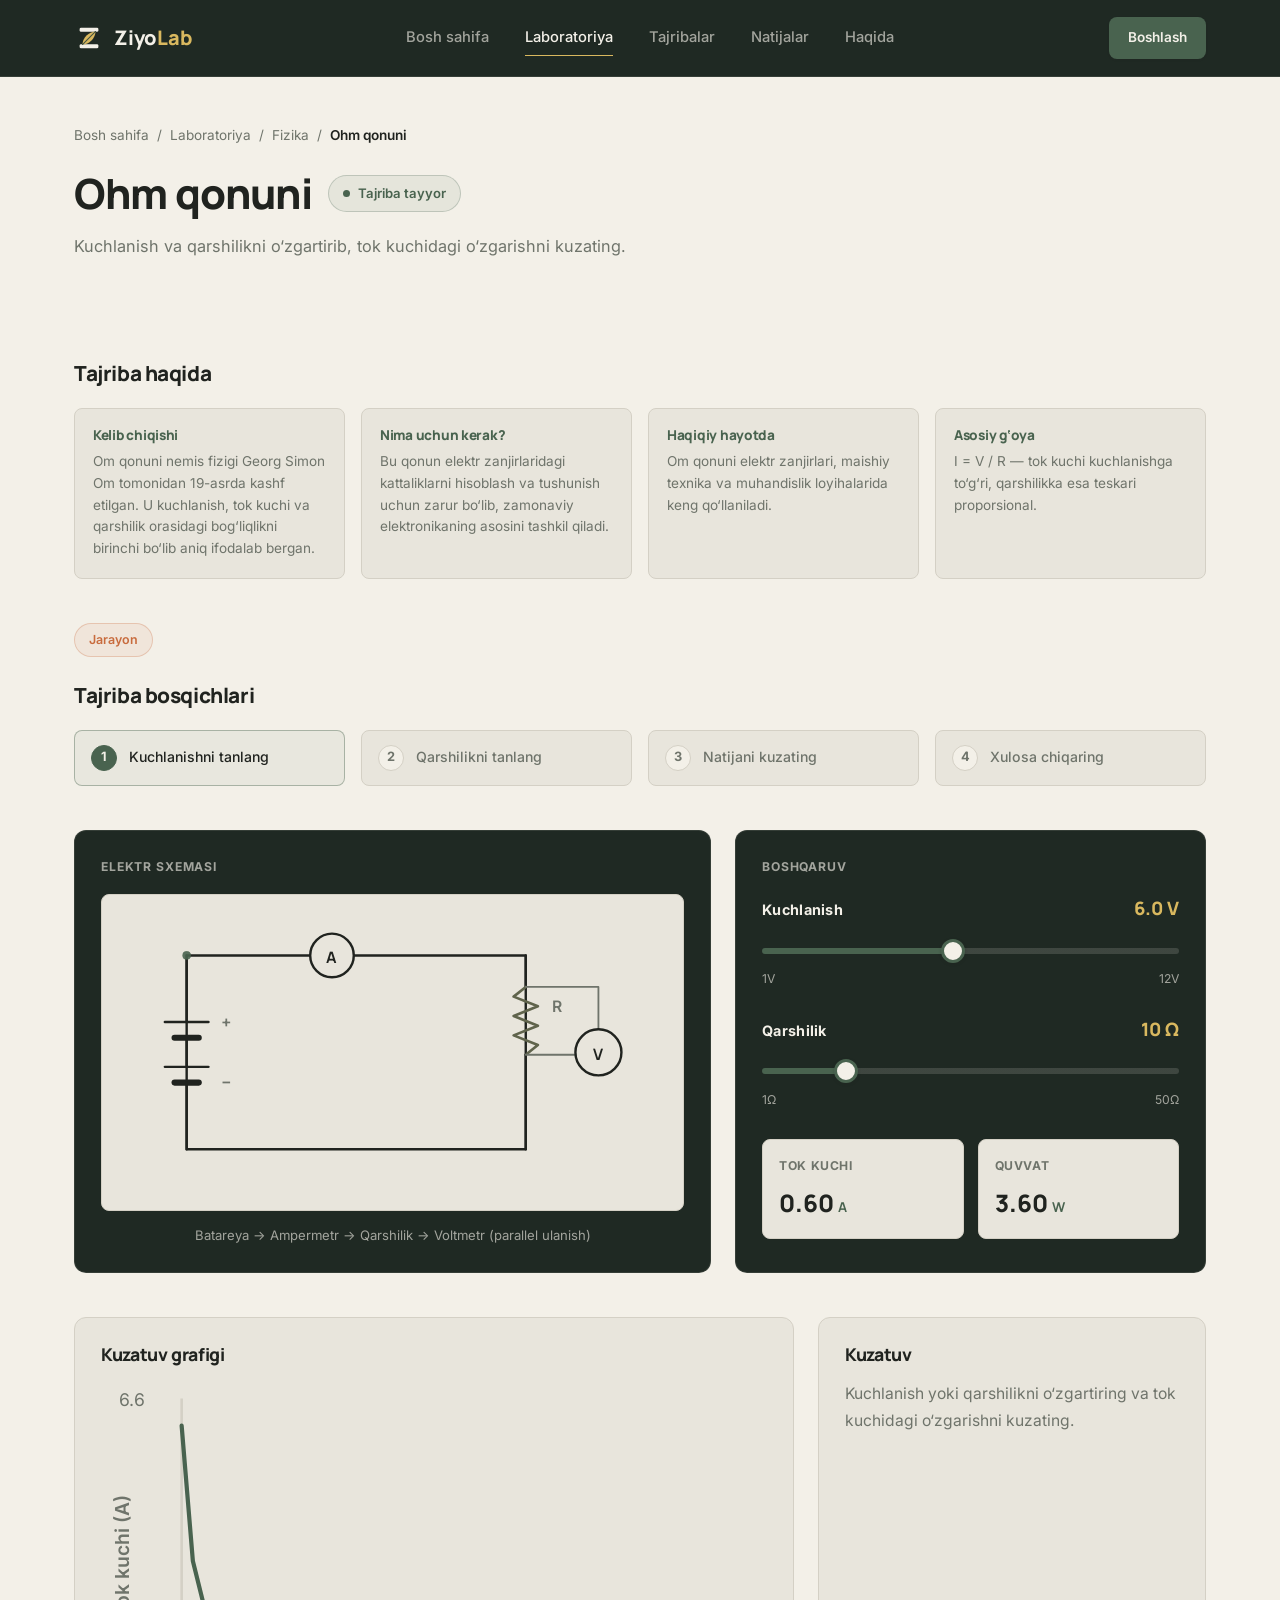
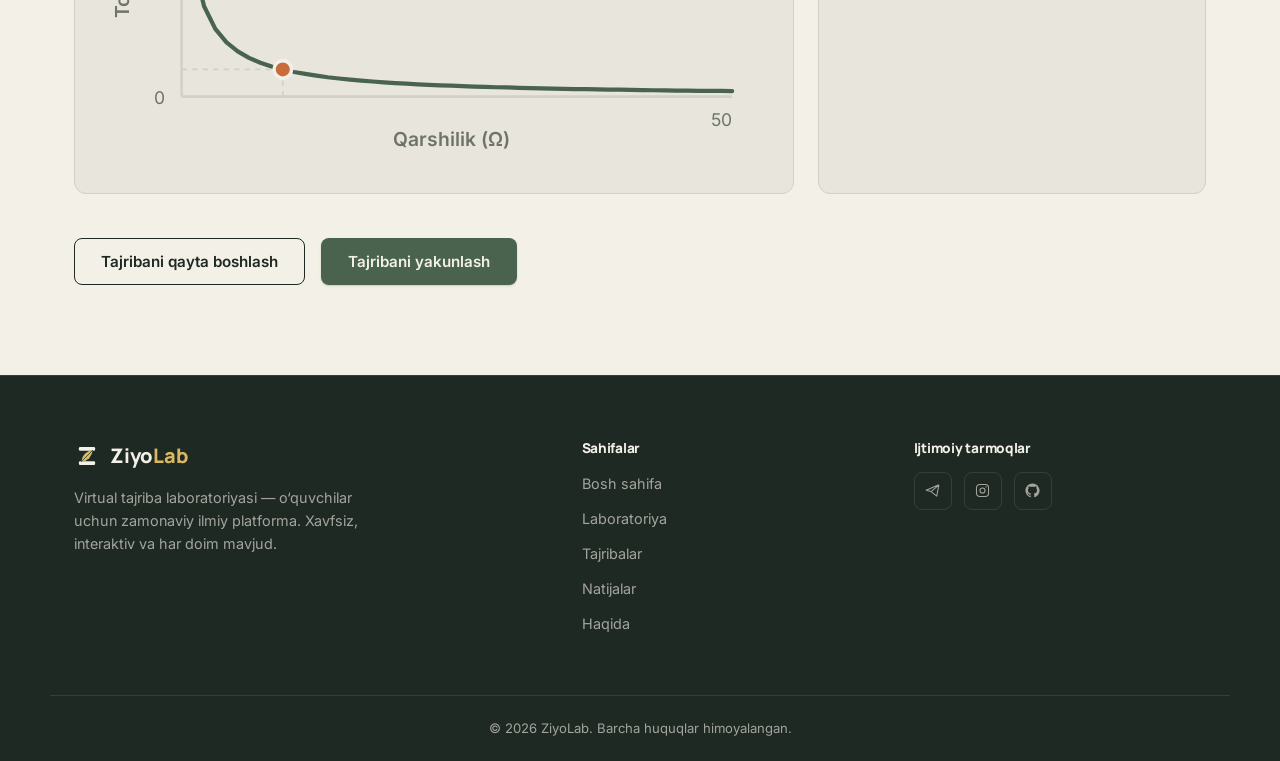
<file: New folder (4)/ohm-qonuni.html>
<!DOCTYPE html>
<html lang="uz">
<head>
<meta charset="UTF-8">
<meta name="viewport" content="width=device-width, initial-scale=1.0">
<title>Ohm qonuni — ZiyoLab</title>
<meta name="description" content="ZiyoLab virtual laboratoriyasida Om qonuni tajribasi — kuchlanish va qarshilikni o‘zgartirib, tok kuchini real vaqtda kuzating.">
<link rel="preconnect" href="https://fonts.googleapis.com">
<link rel="preconnect" href="https://fonts.gstatic.com" crossorigin>
<link href="https://fonts.googleapis.com/css2?family=Manrope:wght@500;700;800&family=Inter:wght@400;500;600;700&display=swap" rel="stylesheet">
<link rel="stylesheet" href="style.css">
<link rel="stylesheet" href="ohm.css">
</head>
<body>

<!-- ===================== NAVBAR ===================== -->
<header class="navbar">
  <div class="container navbar-inner">
    <a href="index.html#home" class="logo">
      <span class="logo-mark" aria-hidden="true">
        <svg viewBox="0 0 32 32" width="30" height="30" fill="none">
          <rect x="6" y="5" width="20" height="4.4" rx="1.5" fill="#F3F0E8"/>
          <rect x="6" y="22.6" width="20" height="4.4" rx="1.5" fill="#F3F0E8"/>
          <path d="M23,9 A15,15 0 0,1 9,23 A15,15 0 0,1 23,9 Z" fill="#D9B85F"/>
          <line x1="23" y1="9" x2="9" y2="23" stroke="#3C4F41" stroke-width="1.1" stroke-linecap="round"/>
        </svg>
      </span>
      <span class="logo-text">Ziyo<span class="accent">Lab</span></span>
    </a>

    <nav class="nav-links" id="navLinks">
      <a href="index.html#home">Bosh sahifa</a>
      <a href="ohm-qonuni.html" aria-current="page" class="active">Laboratoriya</a>
      <a href="index.html#subjects">Tajribalar</a>
      <a href="index.html#stats">Natijalar</a>
      <a href="index.html#haqida">Haqida</a>
    </nav>

    <div class="navbar-actions">
      <a href="#controls" class="btn btn-primary btn-sm">Boshlash</a>
      <button class="nav-toggle" id="navToggle" aria-label="Menyuni ochish" aria-expanded="false">
        <span></span><span></span><span></span>
      </button>
    </div>
  </div>
</header>

<main class="ohm-page">

  <!-- ===================== HEADER ===================== -->
  <section class="ohm-header container">
    <nav class="breadcrumb" aria-label="Breadcrumb">
      <a href="index.html#home">Bosh sahifa</a>
      <span>/</span>
      <a href="index.html#subjects">Laboratoriya</a>
      <span>/</span>
      <a href="index.html#subjects">Fizika</a>
      <span>/</span>
      <span class="breadcrumb-current">Ohm qonuni</span>
    </nav>

    <div class="ohm-header-top">
      <h1>Ohm qonuni</h1>
      <span class="status-badge" id="statusBadge"><i class="status-dot"></i>Tajriba tayyor</span>
    </div>
    <p class="ohm-subtitle">Kuchlanish va qarshilikni o‘zgartirib, tok kuchidagi o‘zgarishni kuzating.</p>
  </section>

  <!-- ===================== TAJRIBA HAQIDA ===================== -->
  <section class="ohm-header container">
    <h2 class="steps-title">Tajriba haqida</h2>
    <div class="about-grid">
      <div class="about-block">
        <h4>Kelib chiqishi</h4>
        <p>Om qonuni nemis fizigi Georg Simon Om tomonidan 19-asrda kashf etilgan. U kuchlanish, tok kuchi va qarshilik orasidagi bog‘liqlikni birinchi bo‘lib aniq ifodalab bergan.</p>
      </div>
      <div class="about-block">
        <h4>Nima uchun kerak?</h4>
        <p>Bu qonun elektr zanjirlaridagi kattaliklarni hisoblash va tushunish uchun zarur bo‘lib, zamonaviy elektronikaning asosini tashkil qiladi.</p>
      </div>
      <div class="about-block">
        <h4>Haqiqiy hayotda</h4>
        <p>Om qonuni elektr zanjirlari, maishiy texnika va muhandislik loyihalarida keng qo‘llaniladi.</p>
      </div>
      <div class="about-block">
        <h4>Asosiy g‘oya</h4>
        <p>I = V / R — tok kuchi kuchlanishga to‘g‘ri, qarshilikka esa teskari proporsional.</p>
      </div>
    </div>
  </section>

  <!-- ===================== STEPS ===================== -->
  <section class="ohm-steps container">
    <span class="section-tag">Jarayon</span>
    <h2 class="steps-title">Tajriba bosqichlari</h2>
    <ol class="steps-list" id="stepsList">
      <li data-step="1"><span class="step-num">1</span><span class="step-text">Kuchlanishni tanlang</span></li>
      <li data-step="2"><span class="step-num">2</span><span class="step-text">Qarshilikni tanlang</span></li>
      <li data-step="3"><span class="step-num">3</span><span class="step-text">Natijani kuzating</span></li>
      <li data-step="4"><span class="step-num">4</span><span class="step-text">Xulosa chiqaring</span></li>
    </ol>
  </section>

  <!-- ===================== WORKSPACE ===================== -->
  <section class="ohm-workspace container">

    <!-- CIRCUIT -->
    <div class="circuit-card">
      <div class="card-label">Elektr sxemasi</div>
      <div class="circuit-wrap">
        <svg viewBox="0 0 460 240" class="circuit-svg" aria-hidden="true">
          <!-- main wire loop -->
          <path class="wire" d="M60,40 L300,40 M300,40 L340,40 M340,40 L340,200 M340,200 L60,200 M60,200 L60,40" />

          <!-- battery (left side, vertical) -->
          <g class="battery">
            <line x1="60" y1="40" x2="60" y2="95" class="wire-seg"/>
            <line x1="42" y1="95" x2="78" y2="95" class="batt-plate batt-long"/>
            <line x1="50" y1="108" x2="70" y2="108" class="batt-plate batt-short"/>
            <line x1="60" y1="108" x2="60" y2="132" class="wire-seg"/>
            <line x1="42" y1="132" x2="78" y2="132" class="batt-plate batt-long"/>
            <line x1="50" y1="145" x2="70" y2="145" class="batt-plate batt-short"/>
            <line x1="60" y1="145" x2="60" y2="200" class="wire-seg"/>
            <text x="88" y="99" class="symbol-label">+</text>
            <text x="88" y="149" class="symbol-label">−</text>
          </g>

          <!-- ammeter (top wire) -->
          <g class="meter ammeter">
            <circle cx="180" cy="40" r="18"/>
            <text x="180" y="46" text-anchor="middle" class="meter-label">A</text>
          </g>

          <!-- resistor (right side, vertical zigzag) -->
          <g class="resistor">
            <line x1="340" y1="40" x2="340" y2="66" class="wire-seg"/>
            <polyline points="340,66 330,74 350,82 330,90 350,98 330,106 350,114 340,122" class="resistor-zigzag"/>
            <line x1="340" y1="122" x2="340" y2="200" class="wire-seg"/>
            <text x="362" y="87" class="symbol-label">R</text>
          </g>

          <!-- voltmeter branch (parallel across resistor) -->
          <g class="voltmeter-branch">
            <path class="wire wire-thin" d="M340,66 L400,66 L400,101" />
            <path class="wire wire-thin" d="M340,122 L400,122 L400,139" />
            <g class="meter voltmeter">
              <circle cx="400" cy="120" r="19"/>
              <text x="400" y="126" text-anchor="middle" class="meter-label">V</text>
            </g>
          </g>

          <!-- flowing current dots -->
          <circle class="current-dot" r="3.4" style="offset-path: path('M60,40 L340,40 L340,200 L60,200 Z');" />
          <circle class="current-dot current-dot-2" r="3.4" style="offset-path: path('M60,40 L340,40 L340,200 L60,200 Z');" />
          <circle class="current-dot current-dot-3" r="3.4" style="offset-path: path('M60,40 L340,40 L340,200 L60,200 Z');" />
        </svg>
      </div>
      <p class="circuit-caption">Batareya → Ampermetr → Qarshilik → Voltmetr (parallel ulanish)</p>
    </div>

    <!-- CONTROLS -->
    <div class="controls-card" id="controls">
      <div class="card-label">Boshqaruv</div>

      <div class="control-group">
        <div class="control-head">
          <label for="voltageSlider">Kuchlanish</label>
          <span class="control-value"><span id="voltageValue">6.0</span> V</span>
        </div>
        <input type="range" id="voltageSlider" min="1" max="12" step="0.5" value="6" aria-label="Kuchlanish, volt">
        <div class="range-scale"><span>1V</span><span>12V</span></div>
      </div>

      <div class="control-group">
        <div class="control-head">
          <label for="resistanceSlider">Qarshilik</label>
          <span class="control-value"><span id="resistanceValue">10</span> Ω</span>
        </div>
        <input type="range" id="resistanceSlider" min="1" max="50" step="1" value="10" aria-label="Qarshilik, om">
        <div class="range-scale"><span>1Ω</span><span>50Ω</span></div>
      </div>

      <div class="measurements-grid">
        <div class="measurement-tile">
          <span class="measurement-label">Tok kuchi</span>
          <span class="measurement-value"><span id="currentValue">0.60</span><small>A</small></span>
        </div>
        <div class="measurement-tile">
          <span class="measurement-label">Quvvat</span>
          <span class="measurement-value"><span id="powerValue">3.60</span><small>W</small></span>
        </div>
      </div>
    </div>
  </section>

  <!-- ===================== GRAPH + OBSERVATION ===================== -->
  <section class="ohm-analysis container">
    <div class="graph-card">
      <h3 class="card-title">Kuzatuv grafigi</h3>
      <svg viewBox="0 0 380 220" class="graph-svg" id="graphSvg" aria-hidden="true">
        <line x1="46" y1="10" x2="46" y2="180" class="graph-axis"/>
        <line x1="46" y1="180" x2="360" y2="180" class="graph-axis"/>
        <text x="10" y="14" class="graph-axis-label" id="graphYMax">0</text>
        <text x="30" y="184" class="graph-axis-label">0</text>
        <text x="348" y="197" class="graph-axis-label">50</text>
        <text x="200" y="208" class="graph-axis-label graph-axis-title">Qarshilik (Ω)</text>
        <text x="-100" y="16" transform="rotate(-90)" class="graph-axis-label graph-axis-title">Tok kuchi (A)</text>
        <polyline id="graphCurve" class="graph-curve" points=""/>
        <line id="graphGuideX" class="graph-guide" x1="0" y1="0" x2="0" y2="0"/>
        <line id="graphGuideY" class="graph-guide" x1="0" y1="0" x2="0" y2="0"/>
        <circle id="graphMarker" class="graph-marker" r="5"/>
      </svg>
    </div>

    <div class="observation-card">
      <h3 class="card-title">Kuzatuv</h3>
      <p id="observationText">Kuchlanish yoki qarshilikni o‘zgartiring va tok kuchidagi o‘zgarishni kuzating.</p>
    </div>
  </section>

  <!-- ===================== ACTIONS ===================== -->
  <section class="ohm-actions container">
    <button type="button" class="btn btn-secondary" id="resetBtn">Tajribani qayta boshlash</button>
    <button type="button" class="btn btn-primary" id="completeBtn">Tajribani yakunlash</button>
  </section>

  <!-- ===================== RESULTS ===================== -->
  <section class="ohm-results container hidden" id="resultsPanel">
    <div class="results-card">
      <span class="results-badge">Tajriba yakunlandi ✓</span>
      <div class="results-grid">
        <div class="result-tile">
          <span class="measurement-label">Kuchlanish</span>
          <span class="measurement-value"><span id="finalVoltage">6.0</span><small>V</small></span>
        </div>
        <div class="result-tile">
          <span class="measurement-label">Qarshilik</span>
          <span class="measurement-value"><span id="finalResistance">10</span><small>Ω</small></span>
        </div>
        <div class="result-tile">
          <span class="measurement-label">Tok kuchi</span>
          <span class="measurement-value"><span id="finalCurrent">0.60</span><small>A</small></span>
        </div>
        <div class="result-tile">
          <span class="measurement-label">Quvvat</span>
          <span class="measurement-value"><span id="finalPower">3.60</span><small>W</small></span>
        </div>
      </div>
      <p class="results-conclusion">Om qonuniga ko‘ra, tok kuchi kuchlanishga to‘g‘ri, qarshilikka esa teskari bog‘liq.</p>
    </div>
  </section>

  <!-- ===================== QUIZ ===================== -->
  <section class="ohm-quiz container hidden" id="quizPanel">
    <div class="section-head">
      <span class="section-tag">Bilim testi</span>
      <h2>Bilimingizni tekshiring</h2>
    </div>
    <div class="quiz-list" id="quizList"></div>
    <div class="quiz-score hidden" id="quizScore"></div>
    <div class="return-home">
      <a href="index.html" class="btn btn-primary">Bosh sahifaga qaytish</a>
    </div>
  </section>

</main>

<!-- ===================== FOOTER ===================== -->
<footer class="footer">
  <div class="container footer-inner">
    <div class="footer-brand">
      <a href="index.html#home" class="logo">
        <span class="logo-mark" aria-hidden="true">
          <svg viewBox="0 0 32 32" width="26" height="26" fill="none">
            <rect x="6" y="5" width="20" height="4.4" rx="1.5" fill="#F3F0E8"/>
            <rect x="6" y="22.6" width="20" height="4.4" rx="1.5" fill="#F3F0E8"/>
            <path d="M23,9 A15,15 0 0,1 9,23 A15,15 0 0,1 23,9 Z" fill="#D9B85F"/>
            <line x1="23" y1="9" x2="9" y2="23" stroke="#3C4F41" stroke-width="1.1" stroke-linecap="round"/>
          </svg>
        </span>
        <span class="logo-text">Ziyo<span class="accent">Lab</span></span>
      </a>
      <p>Virtual tajriba laboratoriyasi — o‘quvchilar uchun zamonaviy ilmiy platforma. Xavfsiz, interaktiv va har doim mavjud.</p>
    </div>

    <div class="footer-links">
      <h4>Sahifalar</h4>
      <a href="index.html#home">Bosh sahifa</a>
      <a href="ohm-qonuni.html">Laboratoriya</a>
      <a href="index.html#subjects">Tajribalar</a>
      <a href="index.html#stats">Natijalar</a>
      <a href="index.html#haqida">Haqida</a>
    </div>

    <div class="footer-social">
      <h4>Ijtimoiy tarmoqlar</h4>
      <div class="social-icons">
        <a href="#" aria-label="Telegram">
          <svg viewBox="0 0 24 24" fill="none"><path d="M21 4L3 11.5L10 13.5M21 4L18 20L10 13.5M21 4L10 13.5" stroke="currentColor" stroke-width="1.5" stroke-linejoin="round"/></svg>
        </a>
        <a href="#" aria-label="Instagram">
          <svg viewBox="0 0 24 24" fill="none"><rect x="3.5" y="3.5" width="17" height="17" rx="4.5" stroke="currentColor" stroke-width="1.5"/><circle cx="12" cy="12" r="3.6" stroke="currentColor" stroke-width="1.5"/><circle cx="17" cy="7" r="0.9" fill="currentColor"/></svg>
        </a>
        <a href="#" aria-label="GitHub">
          <svg viewBox="0 0 24 24" fill="none"><path d="M12 2C6.5 2 2 6.6 2 12.1C2 16.6 4.9 20.3 8.8 21.6C9.3 21.7 9.5 21.4 9.5 21.1V19.2C6.7 19.8 6.1 17.9 6.1 17.9C5.7 16.8 5.1 16.5 5.1 16.5C4.2 15.9 5.1 15.9 5.1 15.9C6.1 16 6.6 16.9 6.6 16.9C7.5 18.4 8.9 18 9.5 17.7C9.6 17 9.9 16.6 10.2 16.4C7.9 16.1 5.6 15.3 5.6 11.4C5.6 10.3 6 9.4 6.6 8.7C6.5 8.5 6.2 7.4 6.7 6C6.7 6 7.5 5.7 9.5 7.1C10.3 6.9 11.2 6.8 12 6.8C12.8 6.8 13.7 6.9 14.5 7.1C16.5 5.7 17.3 6 17.3 6C17.8 7.4 17.5 8.5 17.4 8.7C18 9.4 18.4 10.3 18.4 11.4C18.4 15.3 16.1 16.1 13.8 16.4C14.2 16.7 14.5 17.3 14.5 18.2V21.1C14.5 21.4 14.7 21.7 15.2 21.6C19.1 20.3 22 16.6 22 12.1C22 6.6 17.5 2 12 2Z" fill="currentColor"/></svg>
        </a>
      </div>
    </div>
  </div>

  <div class="container footer-bottom">
    <p>© 2026 ZiyoLab. Barcha huquqlar himoyalangan.</p>
  </div>
</footer>

<script src="script.js"></script>
<script src="ohm.js"></script>
</body>
</html>
</file>
<file: New folder (4)/style.css>
/* ===================== VARIABLES ===================== */
:root {
  --bg: #F3F0E8;
  --bg-dark: #1F2923;
  --card: #E8E5DC;
  --green: #49634F;
  --green-dark: #3C4F41;
  --orange: #C86B3D;
  --yellow: #D9B85F;
  --olive: #8C7A3D;
  --text: #20231F;
  --muted: #6F746B;
  --border: #D4D0C5;
  --text-on-dark: #F3F0E8;
  --muted-on-dark: rgba(243, 240, 232, 0.62);
  --hairline-on-dark: rgba(243, 240, 232, 0.1);

  --font-heading: 'Manrope', sans-serif;
  --font-body: 'Inter', sans-serif;

  --radius: 12px;
  --radius-sm: 8px;
  --container: 1180px;
}

/* ===================== RESET ===================== */
* {
  margin: 0;
  padding: 0;
  box-sizing: border-box;
}

html {
  scroll-behavior: smooth;
}

body {
  background: var(--bg);
  color: var(--text);
  font-family: var(--font-body);
  line-height: 1.6;
  -webkit-font-smoothing: antialiased;
  overflow-x: hidden;
}

img, svg {
  display: block;
  max-width: 100%;
}

a {
  text-decoration: none;
  color: inherit;
}

ul {
  list-style: none;
}

h1, h2, h3, h4 {
  font-family: var(--font-heading);
  font-weight: 800;
  line-height: 1.2;
  letter-spacing: -0.02em;
}

.container {
  max-width: var(--container);
  margin: 0 auto;
  padding: 0 24px;
}

.accent {
  color: var(--yellow);
}

.highlight {
  color: var(--green);
}

.highlight-accent {
  color: var(--yellow);
}

/* ===================== BUTTONS ===================== */
.btn {
  display: inline-flex;
  align-items: center;
  justify-content: center;
  gap: 8px;
  padding: 13px 26px;
  font-family: var(--font-body);
  font-size: 0.95rem;
  font-weight: 600;
  border: 1px solid transparent;
  border-radius: var(--radius-sm);
  cursor: pointer;
  transition: transform 0.2s ease, box-shadow 0.2s ease, background 0.2s ease, border-color 0.2s ease, color 0.2s ease;
  white-space: nowrap;
}

.btn-sm {
  padding: 9px 18px;
  font-size: 0.85rem;
}

.btn-lg {
  padding: 16px 34px;
  font-size: 1rem;
}

.btn-primary {
  background: var(--green);
  color: var(--text-on-dark);
  box-shadow: 0 1px 2px rgba(32, 35, 31, 0.18);
}

.btn-primary:hover {
  background: var(--green-dark);
  transform: translateY(-1px);
  box-shadow: 0 4px 10px rgba(32, 35, 31, 0.2);
}

.btn-secondary {
  background: transparent;
  color: var(--bg-dark);
  border-color: var(--bg-dark);
}

.btn-secondary:hover {
  background: rgba(31, 41, 35, 0.06);
  transform: translateY(-1px);
}

.btn-outline {
  background: transparent;
  color: var(--green);
  border-color: var(--green);
  width: 100%;
}

.btn-outline:hover {
  background: rgba(73, 99, 79, 0.08);
}

.btn:disabled {
  opacity: 0.5;
  cursor: not-allowed;
  transform: none !important;
}

.btn:disabled:hover {
  background: transparent;
}

/* ===================== NAVBAR ===================== */
.navbar {
  position: sticky;
  top: 0;
  z-index: 100;
  background: var(--bg-dark);
  border-bottom: 1px solid var(--hairline-on-dark);
}

.navbar-inner {
  display: flex;
  align-items: center;
  justify-content: space-between;
  height: 76px;
}

.logo {
  display: flex;
  align-items: center;
  gap: 10px;
}

.logo-text {
  font-family: var(--font-heading);
  font-weight: 800;
  font-size: 1.25rem;
  color: var(--text-on-dark);
  letter-spacing: -0.01em;
}

.nav-links {
  display: flex;
  align-items: center;
  gap: 36px;
}

.nav-links a {
  font-size: 0.92rem;
  font-weight: 500;
  color: var(--muted-on-dark);
  position: relative;
  padding: 6px 0;
  transition: color 0.2s ease;
}

.nav-links a:hover {
  color: var(--text-on-dark);
}

.nav-links a::after {
  content: '';
  position: absolute;
  left: 0;
  bottom: 0;
  width: 0;
  height: 1px;
  background: var(--yellow);
  transition: width 0.25s ease;
}

.nav-links a:hover::after {
  width: 100%;
}

.navbar-actions {
  display: flex;
  align-items: center;
  gap: 16px;
}

.nav-toggle {
  display: none;
  flex-direction: column;
  justify-content: center;
  gap: 5px;
  width: 36px;
  height: 36px;
  background: transparent;
  border: 1px solid var(--hairline-on-dark);
  border-radius: var(--radius-sm);
  cursor: pointer;
}

.nav-toggle span {
  display: block;
  width: 16px;
  height: 1.5px;
  background: var(--text-on-dark);
  margin: 0 auto;
  transition: transform 0.25s ease, opacity 0.25s ease;
}

.nav-toggle.active span:nth-child(1) {
  transform: translateY(6.5px) rotate(45deg);
}

.nav-toggle.active span:nth-child(2) {
  opacity: 0;
}

.nav-toggle.active span:nth-child(3) {
  transform: translateY(-6.5px) rotate(-45deg);
}

/* ===================== HERO ===================== */
.hero {
  padding: 110px 0 90px;
  background: var(--bg);
}

.hero-inner {
  display: grid;
  grid-template-columns: 1.05fr 0.95fr;
  gap: 60px;
  align-items: center;
}

.eyebrow {
  display: inline-flex;
  align-items: center;
  gap: 8px;
  font-size: 0.8rem;
  font-weight: 600;
  color: var(--green);
  background: rgba(73, 99, 79, 0.08);
  border: 1px solid rgba(73, 99, 79, 0.25);
  padding: 7px 14px;
  border-radius: 999px;
  margin-bottom: 22px;
}

.hero-content {
  animation: fadeInUp 0.7s ease both;
}

.hero-visual {
  animation: fadeInUp 0.7s ease 0.15s both;
}

@keyframes fadeInUp {
  from { opacity: 0; transform: translateY(18px); }
  to { opacity: 1; transform: translateY(0); }
}

.reveal {
  opacity: 0;
  transform: translateY(16px);
  transition: opacity 0.5s ease, transform 0.5s ease;
}

.reveal-visible {
  opacity: 1;
  transform: translateY(0);
}

.reveal:nth-child(1) { transition-delay: 0s; }
.reveal:nth-child(2) { transition-delay: 0.07s; }
.reveal:nth-child(3) { transition-delay: 0.14s; }
.reveal:nth-child(4) { transition-delay: 0.21s; }
.reveal:nth-child(5) { transition-delay: 0.28s; }
.reveal:nth-child(6) { transition-delay: 0.35s; }
.reveal:nth-child(7) { transition-delay: 0.42s; }
.reveal:nth-child(8) { transition-delay: 0.49s; }
.reveal:nth-child(9) { transition-delay: 0.56s; }

.hero-content h1 {
  font-size: clamp(2.4rem, 4.6vw, 3.6rem);
  margin-bottom: 22px;
  color: var(--text);
}

.hero-text {
  color: var(--muted);
  font-size: 1.05rem;
  max-width: 560px;
  margin-bottom: 18px;
}

.hero-slogan {
  font-family: var(--font-heading);
  font-weight: 700;
  font-size: 1.15rem;
  color: var(--text);
  margin-bottom: 34px;
  padding-left: 16px;
  border-left: 2px solid var(--green);
}

.hero-actions {
  display: flex;
  gap: 16px;
  flex-wrap: wrap;
}

/* ---- Hero visual panel ---- */
.hero-visual {
  position: relative;
}

.lab-panel {
  background: var(--bg-dark);
  border: 1px solid var(--hairline-on-dark);
  border-radius: var(--radius);
  overflow: hidden;
  box-shadow: 0 20px 40px -24px rgba(32, 35, 31, 0.4);
}

.lab-panel-header {
  display: flex;
  align-items: center;
  gap: 12px;
  padding: 14px 18px;
  border-bottom: 1px solid var(--hairline-on-dark);
}

.lab-dots {
  display: flex;
  gap: 6px;
}

.lab-dots span {
  width: 8px;
  height: 8px;
  border-radius: 50%;
  opacity: 0.85;
}

.lab-dots span:nth-child(1) {
  background: var(--green);
}

.lab-dots span:nth-child(2) {
  background: var(--yellow);
}

.lab-dots span:nth-child(3) {
  background: var(--orange);
}

.lab-panel-title {
  font-size: 0.78rem;
  color: var(--muted-on-dark);
  font-family: 'Inter', monospace;
  letter-spacing: 0.02em;
}

.lab-panel-body {
  padding: 24px;
}

.lab-metrics {
  display: grid;
  grid-template-columns: repeat(3, 1fr);
  gap: 14px;
  margin-bottom: 24px;
}

.lab-metric {
  display: flex;
  flex-direction: column;
  gap: 8px;
  background: var(--card);
  border: 1px solid var(--border);
  border-radius: var(--radius-sm);
  padding: 12px;
}

.lab-metric-label {
  font-size: 0.72rem;
  color: var(--muted);
}

.lab-metric-value {
  font-family: var(--font-heading);
  font-weight: 700;
  font-size: 1.15rem;
  color: var(--text);
}

.lab-metric-value small {
  font-size: 0.7rem;
  color: var(--green);
  margin-left: 3px;
  font-weight: 600;
}

.lab-bar {
  display: block;
  height: 3px;
  border-radius: 2px;
  background: rgba(32, 35, 31, 0.1);
  overflow: hidden;
}

.lab-bar i {
  display: block;
  height: 100%;
  border-radius: 2px;
}

.lab-metric:nth-child(1) .lab-bar i {
  background: var(--green);
}

.lab-metric:nth-child(2) .lab-bar i {
  background: var(--orange);
}

.lab-metric:nth-child(3) .lab-bar i {
  background: var(--yellow);
}

.lab-graph {
  border: 1px solid var(--hairline-on-dark);
  border-radius: var(--radius-sm);
  padding: 14px 14px 6px;
  margin-bottom: 18px;
  background: #171F1A;
}

.lab-graph svg {
  width: 100%;
  height: 90px;
}

.lab-circuit {
  border: 1px solid var(--border);
  border-radius: var(--radius-sm);
  padding: 10px 14px;
  background: var(--card);
}

.lab-circuit svg {
  width: 100%;
  height: 40px;
}

.pulse-dot {
  animation: pulseMove 3.2s linear infinite;
}

@keyframes pulseMove {
  0% { transform: translateX(0); opacity: 0; }
  10% { opacity: 1; }
  90% { opacity: 1; }
  100% { transform: translateX(274px); opacity: 0; }
}

/* ===================== STATS ===================== */
.stats {
  border-top: 1px solid var(--border);
  border-bottom: 1px solid var(--border);
  background: var(--bg);
  padding: 42px 0;
}

.stats-grid {
  display: grid;
  grid-template-columns: repeat(4, 1fr);
  gap: 24px;
  text-align: center;
}

.stat-item {
  display: flex;
  flex-direction: column;
  gap: 6px;
}

.stat-item:not(:first-child) {
  border-left: 1px solid var(--border);
  padding-left: 24px;
}

.stat-number {
  font-family: var(--font-heading);
  font-weight: 800;
  font-size: 2rem;
  color: var(--green);
}

.stats-grid .stat-item:nth-child(3) .stat-number {
  color: var(--orange);
}

.stat-label {
  font-size: 0.85rem;
  color: var(--muted);
}

/* ===================== SECTION HEAD ===================== */
.section-head {
  max-width: 600px;
  margin: 0 auto 52px;
  text-align: center;
}

.section-tag {
  display: inline-block;
  font-size: 0.78rem;
  font-weight: 600;
  color: var(--orange);
  background: rgba(200, 107, 61, 0.08);
  border: 1px solid rgba(200, 107, 61, 0.28);
  padding: 6px 14px;
  border-radius: 999px;
  margin-bottom: 16px;
}

.section-head h2 {
  font-size: clamp(1.8rem, 3vw, 2.4rem);
  margin-bottom: 14px;
}

.section-head p {
  color: var(--muted);
  font-size: 1rem;
}

/* ===================== ABOUT / FEATURES ===================== */
.about {
  padding: 100px 0;
  background: var(--bg);
}

.features-grid {
  display: grid;
  grid-template-columns: repeat(4, 1fr);
  gap: 20px;
}

.feature-card {
  background: var(--card);
  border: 1px solid var(--border);
  border-radius: var(--radius);
  padding: 28px 22px;
  transition: transform 0.25s ease, border-color 0.25s ease;
}

.feature-card:hover {
  transform: translateY(-4px);
  border-color: rgba(73, 99, 79, 0.35);
}

.feature-icon {
  display: inline-flex;
  align-items: center;
  justify-content: center;
  width: 44px;
  height: 44px;
  border-radius: var(--radius-sm);
  background: rgba(73, 99, 79, 0.08);
  border: 1px solid rgba(73, 99, 79, 0.22);
  margin-bottom: 18px;
}

.feature-icon.accent-orange {
  background: rgba(200, 107, 61, 0.08);
  border-color: rgba(200, 107, 61, 0.24);
}

.feature-icon svg {
  width: 22px;
  height: 22px;
}

.feature-card h3 {
  font-size: 1.05rem;
  margin-bottom: 10px;
}

.feature-card p {
  color: var(--muted);
  font-size: 0.9rem;
}

/* ===================== SUBJECTS ===================== */
.subjects {
  padding: 100px 0;
  background: var(--bg);
  border-top: 1px solid var(--border);
  border-bottom: 1px solid var(--border);
}

.subject-filters {
  display: flex;
  justify-content: center;
  flex-wrap: wrap;
  gap: 10px;
  margin-bottom: 36px;
}

.filter-btn {
  font-family: var(--font-body);
  font-size: 0.86rem;
  font-weight: 600;
  color: var(--muted);
  background: var(--card);
  border: 1px solid var(--border);
  border-radius: 999px;
  padding: 9px 20px;
  cursor: pointer;
  transition: color 0.2s ease, border-color 0.2s ease, background 0.2s ease;
}

.filter-btn:hover {
  border-color: rgba(73, 99, 79, 0.35);
  color: var(--text);
}

.filter-btn.active {
  background: var(--green);
  border-color: var(--green);
  color: var(--text-on-dark);
}

.subjects-grid {
  display: grid;
  grid-template-columns: repeat(3, 1fr);
  gap: 24px;
}

.subject-card {
  position: relative;
  display: flex;
  flex-direction: column;
  background: var(--card);
  border: 1px solid var(--border);
  border-radius: var(--radius);
  padding: 26px;
  transition: transform 0.25s ease, border-color 0.25s ease, box-shadow 0.25s ease;
}

.badge-interactive {
  position: absolute;
  top: 16px;
  right: 16px;
  font-size: 0.68rem;
  font-weight: 700;
  letter-spacing: 0.04em;
  color: var(--green);
  background: rgba(73, 99, 79, 0.1);
  border: 1px solid rgba(73, 99, 79, 0.28);
  padding: 4px 10px;
  border-radius: 999px;
}

.badge-interactive + .subject-top {
  margin-top: 20px;
}

.subject-card:hover {
  transform: translateY(-4px);
  box-shadow: 0 16px 28px -22px rgba(32, 35, 31, 0.3);
}

.subject-card.physics:hover {
  border-color: rgba(73, 99, 79, 0.4);
}

.subject-card.chemistry:hover {
  border-color: rgba(200, 107, 61, 0.4);
}

.subject-card.biology:hover {
  border-color: rgba(140, 122, 61, 0.4);
}

.subject-top {
  display: flex;
  align-items: center;
  justify-content: space-between;
  margin-bottom: 16px;
}

.subject-label {
  font-size: 0.7rem;
  font-weight: 700;
  letter-spacing: 0.06em;
  padding: 5px 10px;
  border-radius: 6px;
}

.label-physics {
  color: var(--green);
  background: rgba(73, 99, 79, 0.1);
  border: 1px solid rgba(73, 99, 79, 0.25);
}

.label-chemistry {
  color: var(--orange);
  background: rgba(200, 107, 61, 0.1);
  border: 1px solid rgba(200, 107, 61, 0.28);
}

.label-biology {
  color: var(--olive);
  background: rgba(217, 184, 95, 0.18);
  border: 1px solid rgba(140, 122, 61, 0.3);
}

.subject-difficulty {
  font-size: 0.78rem;
  color: var(--muted);
}

.subject-card h3 {
  font-size: 1.2rem;
  margin-bottom: 10px;
}

.subject-card p {
  color: var(--muted);
  font-size: 0.9rem;
  flex-grow: 1;
  margin-bottom: 18px;
}

.subject-meta {
  font-size: 0.82rem;
  color: var(--muted);
  margin-bottom: 18px;
}

.subject-card.chemistry .subject-btn {
  color: var(--orange);
  border-color: var(--orange);
}

.subject-card.chemistry .subject-btn:hover {
  background: rgba(200, 107, 61, 0.08);
}

.subject-card.biology .subject-btn {
  color: var(--olive);
  border-color: var(--olive);
}

.subject-card.biology .subject-btn:hover {
  background: rgba(140, 122, 61, 0.08);
}

/* ===================== CTA ===================== */
.cta {
  padding: 110px 0;
  text-align: center;
  background: var(--bg-dark);
}

.cta-inner {
  max-width: 620px;
}

.cta h2 {
  font-size: clamp(1.9rem, 3.4vw, 2.6rem);
  margin-bottom: 18px;
  color: var(--text-on-dark);
}

.cta p {
  color: var(--muted-on-dark);
  margin-bottom: 32px;
  font-size: 1.02rem;
}

/* ===================== FOOTER ===================== */
.footer {
  background: var(--bg-dark);
  border-top: 1px solid var(--hairline-on-dark);
  padding: 64px 0 0;
}

.footer-inner {
  display: grid;
  grid-template-columns: 1.6fr 1fr 1fr;
  gap: 40px;
  padding-bottom: 48px;
}

.footer-brand p {
  color: var(--muted-on-dark);
  font-size: 0.9rem;
  margin-top: 14px;
  max-width: 320px;
}

.footer-links h4,
.footer-social h4 {
  font-size: 0.85rem;
  color: var(--text-on-dark);
  margin-bottom: 16px;
}

.footer-links {
  display: flex;
  flex-direction: column;
}

.footer-links a {
  color: var(--muted-on-dark);
  font-size: 0.9rem;
  margin-bottom: 12px;
  transition: color 0.2s ease;
  width: fit-content;
}

.footer-links a:hover {
  color: var(--text-on-dark);
}

.social-icons {
  display: flex;
  gap: 12px;
}

.social-icons a {
  display: flex;
  align-items: center;
  justify-content: center;
  width: 38px;
  height: 38px;
  border: 1px solid var(--hairline-on-dark);
  border-radius: var(--radius-sm);
  color: var(--muted-on-dark);
  transition: color 0.2s ease, border-color 0.2s ease;
}

.social-icons a svg {
  width: 17px;
  height: 17px;
}

.social-icons a:hover {
  color: var(--text-on-dark);
  border-color: rgba(243, 240, 232, 0.3);
}

.footer-bottom {
  border-top: 1px solid var(--hairline-on-dark);
  padding: 22px 24px;
  text-align: center;
}

.footer-bottom p {
  color: var(--muted-on-dark);
  font-size: 0.82rem;
}

/* ===================== RESPONSIVE ===================== */
@media (max-width: 980px) {
  .hero-inner {
    grid-template-columns: 1fr;
  }

  .hero-content {
    text-align: center;
  }

  .hero-content .hero-text {
    margin-left: auto;
    margin-right: auto;
  }

  .hero-slogan {
    margin-left: auto;
    margin-right: auto;
    text-align: left;
    max-width: fit-content;
  }

  .hero-actions {
    justify-content: center;
  }

  .features-grid {
    grid-template-columns: repeat(2, 1fr);
  }

  .subjects-grid {
    grid-template-columns: 1fr;
  }

  .footer-inner {
    grid-template-columns: 1fr 1fr;
  }

  .footer-brand {
    grid-column: 1 / -1;
  }
}

@media (max-width: 780px) {
  .nav-links {
    position: absolute;
    top: 76px;
    left: 0;
    right: 0;
    background: var(--bg-dark);
    border-bottom: 1px solid var(--hairline-on-dark);
    flex-direction: column;
    align-items: flex-start;
    gap: 0;
    padding: 8px 24px 16px;
    transform: translateY(-8px);
    opacity: 0;
    visibility: hidden;
    transition: opacity 0.2s ease, transform 0.2s ease, visibility 0.2s;
  }

  .nav-links.active {
    opacity: 1;
    visibility: visible;
    transform: translateY(0);
  }

  .nav-links a {
    width: 100%;
    padding: 12px 0;
    border-bottom: 1px solid var(--hairline-on-dark);
  }

  .nav-links a:last-child {
    border-bottom: none;
  }

  .nav-toggle {
    display: flex;
  }

  .navbar-actions .btn-sm {
    display: none;
  }

  .stats-grid {
    grid-template-columns: repeat(2, 1fr);
  }

  .stat-item:not(:first-child) {
    border-left: none;
    padding-left: 0;
  }
}

@media (max-width: 560px) {
  .hero {
    padding: 90px 0 70px;
  }

  .lab-metrics {
    grid-template-columns: 1fr;
  }

  .features-grid {
    grid-template-columns: 1fr;
  }

  .hero-actions {
    flex-direction: column;
    width: 100%;
  }

  .hero-actions .btn {
    width: 100%;
  }

  .footer-inner {
    grid-template-columns: 1fr;
  }
}
</file>
<file: New folder (4)/mini-labs.css>
body.modal-open {
  overflow: hidden;
}

.mini-modal {
  position: fixed;
  inset: 0;
  z-index: 300;
  display: none;
  align-items: center;
  justify-content: center;
  padding: 24px;
}

.mini-modal.open {
  display: flex;
}

.mini-modal-overlay {
  position: absolute;
  inset: 0;
  background: rgba(32, 35, 31, 0.55);
}

.mini-modal-panel {
  position: relative;
  background: var(--bg);
  border-radius: var(--radius);
  width: 100%;
  max-width: 620px;
  max-height: 88vh;
  overflow-y: auto;
  padding: 32px;
  box-shadow: 0 24px 60px rgba(32, 35, 31, 0.35);
  animation: miniModalIn 0.25s ease;
}

@keyframes miniModalIn {
  from { opacity: 0; transform: translateY(12px) scale(0.98); }
  to { opacity: 1; transform: translateY(0) scale(1); }
}

.mini-modal-close {
  position: absolute;
  top: 16px;
  right: 16px;
  width: 32px;
  height: 32px;
  border-radius: 50%;
  border: 1px solid var(--border);
  background: var(--card);
  color: var(--muted);
  cursor: pointer;
  font-size: 0.9rem;
  line-height: 1;
}

.mini-modal-close:hover {
  color: var(--text);
  border-color: rgba(73, 99, 79, 0.4);
}

.mini-title {
  font-size: 1.35rem;
  margin-bottom: 6px;
  padding-right: 30px;
}

.mini-subtitle {
  color: var(--muted);
  font-size: 0.92rem;
  margin-bottom: 20px;
}

.mini-stage {
  background: var(--bg-dark);
  border-radius: var(--radius);
  padding: 20px;
  margin-bottom: 20px;
}

.mini-stage-inner {
  background: var(--card);
  border: 1px solid var(--border);
  border-radius: var(--radius-sm);
  display: flex;
  align-items: center;
  justify-content: center;
  padding: 14px;
  margin-bottom: 16px;
  min-height: 180px;
}

.mini-visual {
  width: 100%;
}

.mini-visual svg {
  width: 100%;
  max-width: 220px;
  height: auto;
  display: block;
  margin: 0 auto;
}

.mini-controls {
  display: flex;
  flex-direction: column;
  gap: 16px;
}

.mini-control-row {
  display: flex;
  flex-direction: column;
  gap: 8px;
}

.mini-control-head {
  display: flex;
  justify-content: space-between;
  align-items: baseline;
}

.mini-control-head label {
  font-size: 0.85rem;
  font-weight: 700;
  color: var(--text-on-dark);
}

.mini-control-head span {
  font-family: var(--font-heading);
  font-weight: 800;
  color: var(--yellow);
  font-size: 0.95rem;
}

.mini-results {
  display: grid;
  grid-template-columns: repeat(auto-fit, minmax(120px, 1fr));
  gap: 12px;
  margin-top: 16px;
}

.mini-result-tile {
  background: var(--card);
  border: 1px solid var(--border);
  border-radius: var(--radius-sm);
  padding: 12px 14px;
  text-align: center;
}

.mini-result-tile .measurement-label {
  font-size: 0.68rem;
}

.mini-result-tile .measurement-value {
  font-size: 1.15rem;
}

.mini-actions {
  display: flex;
  gap: 12px;
  flex-wrap: wrap;
  margin-bottom: 8px;
}

.mini-feedback {
  font-size: 0.88rem;
  font-weight: 600;
  color: var(--green);
  margin-top: 4px;
  min-height: 1.2em;
}

.mini-feedback.wrong {
  color: var(--orange);
}

.mini-about {
  margin-top: 28px;
}

.mini-about-title {
  font-size: 0.76rem;
  font-weight: 700;
  letter-spacing: 0.08em;
  text-transform: uppercase;
  color: var(--muted);
  margin-bottom: 14px;
}

.mini-about-grid {
  display: grid;
  grid-template-columns: 1fr 1fr;
  gap: 12px;
}

.mini-about-block {
  background: var(--card);
  border: 1px solid var(--border);
  border-radius: var(--radius-sm);
  padding: 14px;
}

.mini-about-block h4 {
  font-size: 0.82rem;
  margin-bottom: 6px;
  color: var(--green);
}

.mini-about-block p {
  font-size: 0.82rem;
  color: var(--muted);
  line-height: 1.55;
}

/* ---- food chain ---- */
.chain-pool,
.chain-slots {
  display: flex;
  flex-wrap: wrap;
  gap: 8px;
  justify-content: center;
}

.chain-pool {
  margin-bottom: 16px;
}

.chain-slots {
  margin-bottom: 8px;
}

.chain-item {
  background: var(--bg);
  border: 1px solid var(--border);
  border-radius: var(--radius-sm);
  padding: 9px 14px;
  font-size: 0.82rem;
  font-weight: 600;
  color: var(--text);
  cursor: pointer;
  transition: opacity 0.2s ease, border-color 0.2s ease;
}

.chain-item:hover:not(:disabled) {
  border-color: var(--green);
}

.chain-item:disabled {
  opacity: 0.35;
  cursor: default;
}

.chain-slot {
  width: 76px;
  height: 44px;
  border: 1px dashed var(--border);
  border-radius: var(--radius-sm);
  display: flex;
  align-items: center;
  justify-content: center;
  font-size: 0.72rem;
  font-weight: 600;
  color: var(--muted);
  text-align: center;
  padding: 2px;
}

.chain-slot.filled {
  border-style: solid;
  border-color: var(--green);
  color: var(--text);
  background: rgba(73, 99, 79, 0.08);
}

.chain-slot.correct {
  border-color: var(--green);
  background: rgba(73, 99, 79, 0.18);
}

.chain-slot.incorrect {
  border-color: var(--orange);
  background: rgba(200, 107, 61, 0.18);
}

/* ---- diffusion ---- */
.diffusion-particle {
  transition: cx 1s ease, cy 1s ease;
}

/* ---- pendulum ---- */
#penGroup {
  animation: penSwing 2s ease-in-out infinite;
  transform-origin: 100px 20px;
}

@keyframes penSwing {
  0%, 100% { transform: rotate(-22deg); }
  50% { transform: rotate(22deg); }
}


@media (max-width: 560px) {
  .mini-modal {
    padding: 12px;
  }

  .mini-modal-panel {
    padding: 22px;
  }

  .mini-about-grid {
    grid-template-columns: 1fr;
  }
}
</file>
<file: New folder (4)/kislota-ishqor.css>
/* ===================== SHARED ===================== */
.hidden {
  display: none !important;
}

.card-label {
  font-size: 0.76rem;
  font-weight: 700;
  letter-spacing: 0.07em;
  text-transform: uppercase;
  color: var(--muted-on-dark);
  margin-bottom: 18px;
}

.card-title {
  font-size: 1.1rem;
  margin-bottom: 16px;
}

.chem-page section + section {
  margin-top: 44px;
}

/* ===================== HEADER ===================== */
.ohm-header {
  padding-top: 48px;
}

.breadcrumb {
  display: flex;
  align-items: center;
  gap: 8px;
  font-size: 0.85rem;
  color: var(--muted);
  margin-bottom: 22px;
  flex-wrap: wrap;
}

.breadcrumb a {
  color: var(--muted);
  transition: color 0.2s ease;
}

.breadcrumb a:hover {
  color: var(--green);
}

.breadcrumb-current {
  color: var(--text);
  font-weight: 600;
}

.ohm-header-top {
  display: flex;
  align-items: center;
  gap: 16px;
  flex-wrap: wrap;
}

.ohm-header-top h1 {
  font-size: clamp(1.8rem, 3.4vw, 2.6rem);
}

.status-badge {
  display: inline-flex;
  align-items: center;
  gap: 8px;
  font-size: 0.82rem;
  font-weight: 600;
  color: var(--green);
  background: rgba(73, 99, 79, 0.08);
  border: 1px solid rgba(73, 99, 79, 0.25);
  padding: 7px 14px;
  border-radius: 999px;
}

.status-badge.done {
  color: var(--orange);
  background: rgba(200, 107, 61, 0.08);
  border-color: rgba(200, 107, 61, 0.28);
}

.status-dot {
  width: 7px;
  height: 7px;
  border-radius: 50%;
  background: currentColor;
  display: inline-block;
}

.ohm-subtitle {
  color: var(--muted);
  font-size: 1.02rem;
  margin-top: 14px;
  max-width: 620px;
}

/* ===================== STEPS ===================== */
.steps-title {
  font-size: 1.3rem;
  margin: 10px 0 22px;
}

.steps-list {
  display: grid;
  grid-template-columns: repeat(4, 1fr);
  gap: 16px;
}

.steps-list li {
  display: flex;
  align-items: center;
  gap: 12px;
  background: var(--card);
  border: 1px solid var(--border);
  border-radius: var(--radius-sm);
  padding: 14px 16px;
  transition: border-color 0.25s ease, background 0.25s ease;
}

.step-num {
  display: flex;
  align-items: center;
  justify-content: center;
  width: 26px;
  height: 26px;
  flex-shrink: 0;
  border-radius: 50%;
  background: var(--bg);
  border: 1px solid var(--border);
  font-size: 0.8rem;
  font-weight: 700;
  color: var(--muted);
}

.step-text {
  font-size: 0.88rem;
  color: var(--muted);
  font-weight: 500;
}

.steps-list li.active {
  border-color: rgba(73, 99, 79, 0.4);
  background: rgba(73, 99, 79, 0.06);
}

.steps-list li.active .step-num {
  background: var(--green);
  border-color: var(--green);
  color: var(--text-on-dark);
}

.steps-list li.active .step-text {
  color: var(--text);
}

.steps-list li.done .step-num {
  background: var(--green);
  border-color: var(--green);
  color: var(--text-on-dark);
}

.steps-list li.done .step-text {
  color: var(--text);
}

/* ===================== WORKSPACE ===================== */
.ohm-workspace {
  display: grid;
  grid-template-columns: 1.15fr 0.85fr;
  gap: 24px;
  align-items: stretch;
}

.circuit-card,
.controls-card {
  background: var(--bg-dark);
  border: 1px solid var(--hairline-on-dark);
  border-radius: var(--radius);
  padding: 26px;
}

.circuit-wrap {
  background: var(--card);
  border: 1px solid var(--border);
  border-radius: var(--radius-sm);
  padding: 16px;
}

/* ---- vessels & beaker ---- */
.beakers-wrap {
  display: flex;
  align-items: flex-end;
  justify-content: center;
  gap: 34px;
  flex-wrap: wrap;
}

.mini-vessels {
  display: flex;
  gap: 20px;
}

.vessel-block {
  display: flex;
  flex-direction: column;
  align-items: center;
  gap: 8px;
}

.vessel-svg {
  width: 56px;
  height: auto;
}

.vessel-outline {
  fill: none;
  stroke: var(--text);
  stroke-width: 2;
  stroke-linejoin: round;
}

.vessel-label {
  font-size: 0.78rem;
  font-weight: 600;
  color: var(--muted);
}

.result-beaker-wrap {
  display: flex;
  flex-direction: column;
  align-items: center;
  gap: 10px;
}

.beaker-svg {
  width: 150px;
  height: auto;
}

.beaker-outline {
  fill: none;
  stroke: var(--text);
  stroke-width: 2.4;
  stroke-linejoin: round;
}

.beaker-tick {
  stroke: var(--muted);
  stroke-width: 1.4;
}

.liquid-rect {
  transition: height 0.7s ease, y 0.7s ease, fill 0.6s ease;
}

.bubble {
  fill: rgba(243, 240, 232, 0.7);
  opacity: 0;
}

.bubbles.bubbling .bubble {
  animation: bubbleRise 1s ease-out forwards;
}

.bubbles.bubbling .bubble:nth-child(2) { animation-delay: 0.12s; }
.bubbles.bubbling .bubble:nth-child(3) { animation-delay: 0.24s; }
.bubbles.bubbling .bubble:nth-child(4) { animation-delay: 0.06s; }

@keyframes bubbleRise {
  0% { transform: translateY(0); opacity: 0; }
  20% { opacity: 0.9; }
  100% { transform: translateY(-90px); opacity: 0; }
}

.beaker-caption {
  font-size: 0.82rem;
  color: var(--muted-on-dark);
}

/* ---- controls ---- */
.control-group {
  margin-bottom: 26px;
}

.control-head {
  display: flex;
  align-items: baseline;
  justify-content: space-between;
  margin-bottom: 12px;
}

.control-head label {
  font-size: 0.9rem;
  font-weight: 700;
  color: var(--text-on-dark);
  letter-spacing: 0.02em;
}

.control-value {
  font-family: var(--font-heading);
  font-weight: 800;
  font-size: 1.15rem;
  color: var(--yellow);
}

input[type="range"] {
  -webkit-appearance: none;
  appearance: none;
  width: 100%;
  height: 6px;
  border-radius: 3px;
  background: linear-gradient(to right, var(--green) 0%, var(--green) var(--fill, 50%), rgba(243, 240, 232, 0.15) var(--fill, 50%), rgba(243, 240, 232, 0.15) 100%);
  outline: none;
  cursor: pointer;
}

input[type="range"]::-webkit-slider-runnable-track {
  height: 6px;
  border-radius: 3px;
  background: transparent;
}

input[type="range"]::-webkit-slider-thumb {
  -webkit-appearance: none;
  width: 24px;
  height: 24px;
  border-radius: 50%;
  background: var(--bg);
  border: 3px solid var(--green);
  box-shadow: 0 1px 3px rgba(32, 35, 31, 0.25);
  cursor: pointer;
  margin-top: -9px;
}

input[type="range"]::-moz-range-track {
  height: 6px;
  border-radius: 3px;
  background: rgba(243, 240, 232, 0.15);
}

input[type="range"]::-moz-range-progress {
  height: 6px;
  border-radius: 3px;
  background: var(--green);
}

input[type="range"]::-moz-range-thumb {
  width: 24px;
  height: 24px;
  border-radius: 50%;
  background: var(--bg);
  border: 3px solid var(--green);
  box-shadow: 0 1px 3px rgba(32, 35, 31, 0.25);
  cursor: pointer;
}

.range-scale {
  display: flex;
  justify-content: space-between;
  margin-top: 8px;
  font-size: 0.76rem;
  color: var(--muted-on-dark);
}

.mix-btn {
  width: 100%;
  margin-top: 6px;
  letter-spacing: 0.04em;
}

.mix-status {
  margin-top: 12px;
  text-align: center;
  font-size: 0.85rem;
  font-weight: 600;
  color: var(--muted-on-dark);
}

.measurements-grid {
  display: grid;
  grid-template-columns: 1fr 1fr;
  gap: 14px;
}

.measurement-tile {
  display: flex;
  flex-direction: column;
  gap: 8px;
  background: var(--card);
  border: 1px solid var(--border);
  border-radius: var(--radius-sm);
  padding: 16px;
}

.measurement-label {
  font-size: 0.76rem;
  font-weight: 700;
  letter-spacing: 0.05em;
  text-transform: uppercase;
  color: var(--muted);
}

.measurement-value {
  font-family: var(--font-heading);
  font-weight: 800;
  font-size: 1.5rem;
  color: var(--text);
}

.measurement-value small {
  font-size: 0.85rem;
  color: var(--green);
  margin-left: 4px;
  font-weight: 700;
}

/* ===================== ANALYSIS ===================== */
.ohm-analysis {
  display: grid;
  grid-template-columns: 1fr 1fr;
  gap: 24px;
  align-items: stretch;
}

.graph-card,
.observation-card {
  background: var(--card);
  border: 1px solid var(--border);
  border-radius: var(--radius);
  padding: 26px;
}

.observation-card p {
  color: var(--muted);
  font-size: 0.98rem;
  line-height: 1.7;
}

/* ===================== ACTIONS ===================== */
.ohm-actions {
  display: flex;
  gap: 16px;
  flex-wrap: wrap;
}

/* ===================== RESULTS ===================== */
.results-card {
  background: var(--card);
  border: 1px solid var(--border);
  border-radius: var(--radius);
  padding: 32px;
  text-align: center;
}

.results-badge {
  display: inline-block;
  font-size: 0.85rem;
  font-weight: 700;
  color: var(--orange);
  background: rgba(200, 107, 61, 0.08);
  border: 1px solid rgba(200, 107, 61, 0.28);
  padding: 8px 16px;
  border-radius: 999px;
  margin-bottom: 24px;
}

.results-grid {
  display: grid;
  grid-template-columns: repeat(4, 1fr);
  gap: 16px;
  margin-bottom: 24px;
}

.result-tile {
  display: flex;
  flex-direction: column;
  gap: 8px;
  background: var(--bg);
  border: 1px solid var(--border);
  border-radius: var(--radius-sm);
  padding: 16px;
}

.results-conclusion {
  color: var(--muted);
  font-size: 1rem;
  max-width: 560px;
  margin: 0 auto;
  line-height: 1.7;
}

/* ===================== QUIZ ===================== */
.quiz-list {
  display: flex;
  flex-direction: column;
  gap: 18px;
}

.quiz-question {
  background: var(--card);
  border: 1px solid var(--border);
  border-radius: var(--radius);
  padding: 24px;
}

.quiz-question-text {
  font-weight: 700;
  font-size: 1rem;
  margin-bottom: 16px;
}

.quiz-options {
  display: flex;
  flex-direction: column;
  gap: 10px;
}

.quiz-option {
  display: flex;
  align-items: center;
  gap: 10px;
  text-align: left;
  background: var(--bg);
  border: 1px solid var(--border);
  border-radius: var(--radius-sm);
  padding: 12px 16px;
  font-family: var(--font-body);
  font-size: 0.92rem;
  color: var(--text);
  cursor: pointer;
  transition: border-color 0.2s ease, background 0.2s ease;
}

.quiz-option:hover:not(:disabled) {
  border-color: rgba(73, 99, 79, 0.4);
}

.quiz-option:disabled {
  cursor: default;
}

.quiz-option.correct {
  border-color: var(--green);
  background: rgba(73, 99, 79, 0.1);
  color: var(--green);
  font-weight: 600;
}

.quiz-option.incorrect {
  border-color: var(--orange);
  background: rgba(200, 107, 61, 0.1);
  color: var(--orange);
  font-weight: 600;
}

.quiz-feedback {
  margin-top: 12px;
  font-size: 0.86rem;
  font-weight: 600;
  color: var(--green);
}

.quiz-feedback.wrong {
  color: var(--orange);
}

.quiz-score {
  margin-top: 24px;
  text-align: center;
  font-family: var(--font-heading);
  font-weight: 800;
  font-size: 1.3rem;
  color: var(--green);
  background: var(--card);
  border: 1px solid var(--border);
  border-radius: var(--radius);
  padding: 20px;
}

.return-home {
  margin-top: 32px;
  text-align: center;
}

/* ===================== ABOUT / TAJRIBA HAQIDA ===================== */
.about-grid {
  display: grid;
  grid-template-columns: repeat(4, 1fr);
  gap: 16px;
}

.about-block {
  background: var(--card);
  border: 1px solid var(--border);
  border-radius: var(--radius-sm);
  padding: 18px;
}

.about-block h4 {
  font-size: 0.85rem;
  margin-bottom: 8px;
  color: var(--green);
}

.about-block p {
  font-size: 0.85rem;
  color: var(--muted);
  line-height: 1.6;
}

@media (max-width: 980px) {
  .about-grid {
    grid-template-columns: repeat(2, 1fr);
  }
}

@media (max-width: 560px) {
  .about-grid {
    grid-template-columns: 1fr;
  }
}

/* ===================== PAGE SPACING ===================== */
.chem-page {
  padding-bottom: 90px;
}

/* ===================== RESPONSIVE ===================== */
@media (max-width: 980px) {
  .ohm-workspace,
  .ohm-analysis {
    grid-template-columns: 1fr;
  }

  .steps-list {
    grid-template-columns: repeat(2, 1fr);
  }

  .results-grid {
    grid-template-columns: repeat(2, 1fr);
  }
}

@media (max-width: 560px) {
  .steps-list {
    grid-template-columns: 1fr;
  }

  .measurements-grid {
    grid-template-columns: 1fr;
  }

  .ohm-actions {
    flex-direction: column;
  }

  .ohm-actions .btn {
    width: 100%;
  }

  .results-grid {
    grid-template-columns: 1fr;
  }

  .ohm-header-top {
    flex-direction: column;
    align-items: flex-start;
  }

  .beakers-wrap {
    gap: 20px;
  }
}
</file>
<file: New folder (4)/hujayra.css>
.cell-wrap {
  display: flex;
  align-items: center;
  justify-content: center;
  padding: 20px;
}

.cell-svg {
  width: 100%;
  max-width: 360px;
  height: auto;
}

.organelle {
  cursor: pointer;
  transition: transform 0.25s ease, filter 0.25s ease, stroke-width 0.25s ease;
  transform-box: fill-box;
  transform-origin: center;
}

.organelle:hover {
  filter: brightness(1.08);
}

.organelle.active {
  filter: brightness(1.18);
  transform: scale(1.045);
}

.cell-cytoplasm {
  fill: rgba(73, 99, 79, 0.12);
  stroke: none;
}

.cell-membrane {
  fill: none;
  stroke: var(--green);
  stroke-width: 6;
}

.cell-membrane.active {
  stroke: var(--yellow);
  stroke-width: 8;
}

.cell-nucleus {
  fill: var(--olive);
  stroke: var(--text);
  stroke-width: 1.5;
}

.cell-nucleus.active {
  stroke: var(--yellow);
  stroke-width: 3;
}

.cell-nucleus-dot {
  fill: rgba(32, 35, 31, 0.25);
  pointer-events: none;
}

.cell-mito {
  fill: var(--orange);
  stroke: var(--text);
  stroke-width: 1.5;
}

.cell-mito.active {
  stroke: var(--yellow);
  stroke-width: 3;
}

.info-window {
  background: var(--card);
  border: 1px solid var(--border);
  border-radius: var(--radius-sm);
  padding: 20px;
  margin-bottom: 20px;
  min-height: 130px;
}

.info-window.anim {
  animation: infoFade 0.35s ease;
}

@keyframes infoFade {
  from { opacity: 0; transform: translateY(6px); }
  to { opacity: 1; transform: translateY(0); }
}

.info-title {
  font-size: 1.1rem;
  margin-bottom: 10px;
  color: var(--text);
}

.info-text {
  color: var(--muted);
  font-size: 0.94rem;
  line-height: 1.65;
}

.legend-list {
  display: grid;
  grid-template-columns: 1fr 1fr;
  gap: 10px;
}

.legend-item {
  display: flex;
  align-items: center;
  gap: 8px;
  background: transparent;
  border: 1px solid var(--hairline-on-dark);
  border-radius: var(--radius-sm);
  padding: 10px 12px;
  color: var(--muted-on-dark);
  font-family: var(--font-body);
  font-size: 0.84rem;
  font-weight: 600;
  cursor: pointer;
  transition: border-color 0.2s ease, color 0.2s ease;
}

.legend-item:hover {
  color: var(--text-on-dark);
  border-color: rgba(243, 240, 232, 0.3);
}

.legend-dot {
  width: 10px;
  height: 10px;
  border-radius: 50%;
  flex-shrink: 0;
}

.dot-yadro { background: var(--olive); }
.dot-membrana { background: var(--green); }
.dot-sitoplazma { background: rgba(73, 99, 79, 0.5); }
.dot-mitoxondriya { background: var(--orange); }

@media (max-width: 560px) {
  .legend-list {
    grid-template-columns: 1fr;
  }
}
</file>
<file: New folder (4)/ohm.css>
/* ===================== SHARED ===================== */
.hidden {
  display: none !important;
}

.nav-links a.active {
  color: var(--text-on-dark);
}

.nav-links a.active::after {
  width: 100%;
}

.card-label {
  font-size: 0.76rem;
  font-weight: 700;
  letter-spacing: 0.07em;
  text-transform: uppercase;
  color: var(--muted-on-dark);
  margin-bottom: 18px;
}

.card-title {
  font-size: 1.1rem;
  margin-bottom: 16px;
}

.ohm-page section + section {
  margin-top: 44px;
}

/* ===================== HEADER ===================== */
.ohm-header {
  padding-top: 48px;
}

.breadcrumb {
  display: flex;
  align-items: center;
  gap: 8px;
  font-size: 0.85rem;
  color: var(--muted);
  margin-bottom: 22px;
  flex-wrap: wrap;
}

.breadcrumb a {
  color: var(--muted);
  transition: color 0.2s ease;
}

.breadcrumb a:hover {
  color: var(--green);
}

.breadcrumb-current {
  color: var(--text);
  font-weight: 600;
}

.ohm-header-top {
  display: flex;
  align-items: center;
  gap: 16px;
  flex-wrap: wrap;
}

.ohm-header-top h1 {
  font-size: clamp(1.8rem, 3.4vw, 2.6rem);
}

.status-badge {
  display: inline-flex;
  align-items: center;
  gap: 8px;
  font-size: 0.82rem;
  font-weight: 600;
  color: var(--green);
  background: rgba(73, 99, 79, 0.08);
  border: 1px solid rgba(73, 99, 79, 0.25);
  padding: 7px 14px;
  border-radius: 999px;
}

.status-badge.done {
  color: var(--orange);
  background: rgba(200, 107, 61, 0.08);
  border-color: rgba(200, 107, 61, 0.28);
}

.status-dot {
  width: 7px;
  height: 7px;
  border-radius: 50%;
  background: currentColor;
  display: inline-block;
}

.ohm-subtitle {
  color: var(--muted);
  font-size: 1.02rem;
  margin-top: 14px;
  max-width: 620px;
}

/* ===================== STEPS ===================== */
.steps-title {
  font-size: 1.3rem;
  margin: 10px 0 22px;
}

.steps-list {
  display: grid;
  grid-template-columns: repeat(4, 1fr);
  gap: 16px;
}

.steps-list li {
  display: flex;
  align-items: center;
  gap: 12px;
  background: var(--card);
  border: 1px solid var(--border);
  border-radius: var(--radius-sm);
  padding: 14px 16px;
  transition: border-color 0.25s ease, background 0.25s ease;
}

.step-num {
  display: flex;
  align-items: center;
  justify-content: center;
  width: 26px;
  height: 26px;
  flex-shrink: 0;
  border-radius: 50%;
  background: var(--bg);
  border: 1px solid var(--border);
  font-size: 0.8rem;
  font-weight: 700;
  color: var(--muted);
}

.step-text {
  font-size: 0.88rem;
  color: var(--muted);
  font-weight: 500;
}

.steps-list li.active {
  border-color: rgba(73, 99, 79, 0.4);
  background: rgba(73, 99, 79, 0.06);
}

.steps-list li.active .step-num {
  background: var(--green);
  border-color: var(--green);
  color: var(--text-on-dark);
}

.steps-list li.active .step-text {
  color: var(--text);
}

.steps-list li.done .step-num {
  background: var(--green);
  border-color: var(--green);
  color: var(--text-on-dark);
}

.steps-list li.done .step-text {
  color: var(--text);
}

/* ===================== WORKSPACE ===================== */
.ohm-workspace {
  display: grid;
  grid-template-columns: 1.15fr 0.85fr;
  gap: 24px;
  align-items: stretch;
}

.circuit-card,
.controls-card {
  background: var(--bg-dark);
  border: 1px solid var(--hairline-on-dark);
  border-radius: var(--radius);
  padding: 26px;
}

.circuit-wrap {
  background: var(--card);
  border: 1px solid var(--border);
  border-radius: var(--radius-sm);
  padding: 12px;
}

.circuit-svg {
  width: 100%;
  height: auto;
  display: block;
}

.wire {
  fill: none;
  stroke: var(--text);
  stroke-width: 2;
  stroke-linecap: round;
  stroke-linejoin: round;
}

.wire-thin {
  stroke: var(--muted);
  stroke-width: 1.5;
}

.wire-seg {
  stroke: var(--text);
  stroke-width: 2;
  stroke-linecap: round;
}

.batt-plate {
  stroke: var(--text);
  stroke-linecap: round;
}

.batt-long {
  stroke-width: 2;
}

.batt-short {
  stroke-width: 5;
}

.meter circle {
  fill: var(--card);
  stroke: var(--text);
  stroke-width: 2;
}

.meter-label {
  font-family: var(--font-heading);
  font-size: 13px;
  font-weight: 700;
  fill: var(--text);
}

.symbol-label {
  font-family: var(--font-body);
  font-size: 13px;
  font-weight: 600;
  fill: var(--muted);
}

.resistor-zigzag {
  fill: none;
  stroke: var(--green);
  stroke-width: 2.2;
  stroke-linecap: round;
  stroke-linejoin: round;
  transition: stroke 0.35s ease;
}

.current-dot {
  fill: var(--green);
  opacity: 0.85;
  animation-name: flowMove;
  animation-duration: 2.2s;
  animation-timing-function: linear;
  animation-iteration-count: infinite;
  transition: fill 0.35s ease, opacity 0.35s ease;
}

.current-dot-2 {
  animation-delay: 0.73s;
}

.current-dot-3 {
  animation-delay: 1.46s;
}

@keyframes flowMove {
  from { offset-distance: 0%; }
  to { offset-distance: 100%; }
}

.circuit-caption {
  margin-top: 14px;
  font-size: 0.82rem;
  color: var(--muted-on-dark);
  text-align: center;
}

/* ---- controls ---- */
.control-group {
  margin-bottom: 26px;
}

.control-head {
  display: flex;
  align-items: baseline;
  justify-content: space-between;
  margin-bottom: 12px;
}

.control-head label {
  font-size: 0.9rem;
  font-weight: 700;
  color: var(--text-on-dark);
  letter-spacing: 0.02em;
}

.control-value {
  font-family: var(--font-heading);
  font-weight: 800;
  font-size: 1.15rem;
  color: var(--yellow);
}

input[type="range"] {
  -webkit-appearance: none;
  appearance: none;
  width: 100%;
  height: 6px;
  border-radius: 3px;
  background: linear-gradient(to right, var(--green) 0%, var(--green) var(--fill, 50%), rgba(243, 240, 232, 0.15) var(--fill, 50%), rgba(243, 240, 232, 0.15) 100%);
  outline: none;
  cursor: pointer;
}

input[type="range"]::-webkit-slider-runnable-track {
  height: 6px;
  border-radius: 3px;
  background: transparent;
}

input[type="range"]::-webkit-slider-thumb {
  -webkit-appearance: none;
  width: 24px;
  height: 24px;
  border-radius: 50%;
  background: var(--bg);
  border: 3px solid var(--green);
  box-shadow: 0 1px 3px rgba(32, 35, 31, 0.25);
  cursor: pointer;
  margin-top: -9px;
}

input[type="range"]::-moz-range-track {
  height: 6px;
  border-radius: 3px;
  background: rgba(243, 240, 232, 0.15);
}

input[type="range"]::-moz-range-progress {
  height: 6px;
  border-radius: 3px;
  background: var(--green);
}

input[type="range"]::-moz-range-thumb {
  width: 24px;
  height: 24px;
  border-radius: 50%;
  background: var(--bg);
  border: 3px solid var(--green);
  box-shadow: 0 1px 3px rgba(32, 35, 31, 0.25);
  cursor: pointer;
}

.range-scale {
  display: flex;
  justify-content: space-between;
  margin-top: 8px;
  font-size: 0.76rem;
  color: var(--muted-on-dark);
}

.measurements-grid {
  display: grid;
  grid-template-columns: 1fr 1fr;
  gap: 14px;
  margin-top: 30px;
}

.measurement-tile {
  display: flex;
  flex-direction: column;
  gap: 8px;
  background: var(--card);
  border: 1px solid var(--border);
  border-radius: var(--radius-sm);
  padding: 16px;
}

.measurement-label {
  font-size: 0.76rem;
  font-weight: 700;
  letter-spacing: 0.05em;
  text-transform: uppercase;
  color: var(--muted);
}

.measurement-value {
  font-family: var(--font-heading);
  font-weight: 800;
  font-size: 1.5rem;
  color: var(--text);
}

.measurement-value small {
  font-size: 0.85rem;
  color: var(--green);
  margin-left: 4px;
  font-weight: 700;
}

/* ===================== ANALYSIS ===================== */
.ohm-analysis {
  display: grid;
  grid-template-columns: 1.3fr 0.7fr;
  gap: 24px;
  align-items: stretch;
}

.graph-card,
.observation-card {
  background: var(--card);
  border: 1px solid var(--border);
  border-radius: var(--radius);
  padding: 26px;
}

.graph-svg {
  width: 100%;
  height: auto;
}

.graph-axis {
  stroke: var(--border);
  stroke-width: 1.5;
}

.graph-axis-label {
  font-family: var(--font-body);
  font-size: 10px;
  fill: var(--muted);
}

.graph-axis-title {
  font-size: 11px;
  font-weight: 600;
  text-anchor: middle;
  fill: var(--muted);
}

.graph-curve {
  fill: none;
  stroke: var(--green);
  stroke-width: 2.4;
  stroke-linecap: round;
  stroke-linejoin: round;
}

.graph-guide {
  stroke: var(--border);
  stroke-width: 1;
  stroke-dasharray: 3 3;
}

.graph-marker {
  fill: var(--orange);
  stroke: var(--bg);
  stroke-width: 2;
}

.observation-card p {
  color: var(--muted);
  font-size: 0.98rem;
  line-height: 1.7;
}

/* ===================== ACTIONS ===================== */
.ohm-actions {
  display: flex;
  gap: 16px;
  flex-wrap: wrap;
}

/* ===================== RESULTS ===================== */
.results-card {
  background: var(--card);
  border: 1px solid var(--border);
  border-radius: var(--radius);
  padding: 32px;
  text-align: center;
}

.results-badge {
  display: inline-block;
  font-size: 0.85rem;
  font-weight: 700;
  color: var(--orange);
  background: rgba(200, 107, 61, 0.08);
  border: 1px solid rgba(200, 107, 61, 0.28);
  padding: 8px 16px;
  border-radius: 999px;
  margin-bottom: 24px;
}

.results-grid {
  display: grid;
  grid-template-columns: repeat(4, 1fr);
  gap: 16px;
  margin-bottom: 24px;
}

.result-tile {
  display: flex;
  flex-direction: column;
  gap: 8px;
  background: var(--bg);
  border: 1px solid var(--border);
  border-radius: var(--radius-sm);
  padding: 16px;
}

.results-conclusion {
  color: var(--muted);
  font-size: 1rem;
  max-width: 560px;
  margin: 0 auto;
  line-height: 1.7;
}

/* ===================== QUIZ ===================== */
.quiz-list {
  display: flex;
  flex-direction: column;
  gap: 18px;
}

.quiz-question {
  background: var(--card);
  border: 1px solid var(--border);
  border-radius: var(--radius);
  padding: 24px;
}

.quiz-question-text {
  font-weight: 700;
  font-size: 1rem;
  margin-bottom: 16px;
}

.quiz-options {
  display: flex;
  flex-direction: column;
  gap: 10px;
}

.quiz-option {
  display: flex;
  align-items: center;
  gap: 10px;
  text-align: left;
  background: var(--bg);
  border: 1px solid var(--border);
  border-radius: var(--radius-sm);
  padding: 12px 16px;
  font-family: var(--font-body);
  font-size: 0.92rem;
  color: var(--text);
  cursor: pointer;
  transition: border-color 0.2s ease, background 0.2s ease;
}

.quiz-option:hover:not(:disabled) {
  border-color: rgba(73, 99, 79, 0.4);
}

.quiz-option:disabled {
  cursor: default;
}

.quiz-option.correct {
  border-color: var(--green);
  background: rgba(73, 99, 79, 0.1);
  color: var(--green);
  font-weight: 600;
}

.quiz-option.incorrect {
  border-color: var(--orange);
  background: rgba(200, 107, 61, 0.1);
  color: var(--orange);
  font-weight: 600;
}

.quiz-feedback {
  margin-top: 12px;
  font-size: 0.86rem;
  font-weight: 600;
  color: var(--green);
}

.quiz-feedback.wrong {
  color: var(--orange);
}

.quiz-score {
  margin-top: 24px;
  text-align: center;
  font-family: var(--font-heading);
  font-weight: 800;
  font-size: 1.3rem;
  color: var(--green);
  background: var(--card);
  border: 1px solid var(--border);
  border-radius: var(--radius);
  padding: 20px;
}

.return-home {
  margin-top: 32px;
  text-align: center;
}

/* ===================== ABOUT / TAJRIBA HAQIDA ===================== */
.about-grid {
  display: grid;
  grid-template-columns: repeat(4, 1fr);
  gap: 16px;
}

.about-block {
  background: var(--card);
  border: 1px solid var(--border);
  border-radius: var(--radius-sm);
  padding: 18px;
}

.about-block h4 {
  font-size: 0.85rem;
  margin-bottom: 8px;
  color: var(--green);
}

.about-block p {
  font-size: 0.85rem;
  color: var(--muted);
  line-height: 1.6;
}

@media (max-width: 980px) {
  .about-grid {
    grid-template-columns: repeat(2, 1fr);
  }
}

@media (max-width: 560px) {
  .about-grid {
    grid-template-columns: 1fr;
  }
}

/* ===================== FOOTER SPACING ===================== */
.ohm-page {
  padding-bottom: 90px;
}

/* ===================== RESPONSIVE ===================== */
@media (max-width: 980px) {
  .ohm-workspace,
  .ohm-analysis {
    grid-template-columns: 1fr;
  }

  .steps-list {
    grid-template-columns: repeat(2, 1fr);
  }

  .results-grid {
    grid-template-columns: repeat(2, 1fr);
  }
}

@media (max-width: 560px) {
  .steps-list {
    grid-template-columns: 1fr;
  }

  .measurements-grid {
    grid-template-columns: 1fr;
  }

  .ohm-actions {
    flex-direction: column;
  }

  .ohm-actions .btn {
    width: 100%;
  }

  .results-grid {
    grid-template-columns: 1fr;
  }

  .ohm-header-top {
    flex-direction: column;
    align-items: flex-start;
  }
}
</file>
